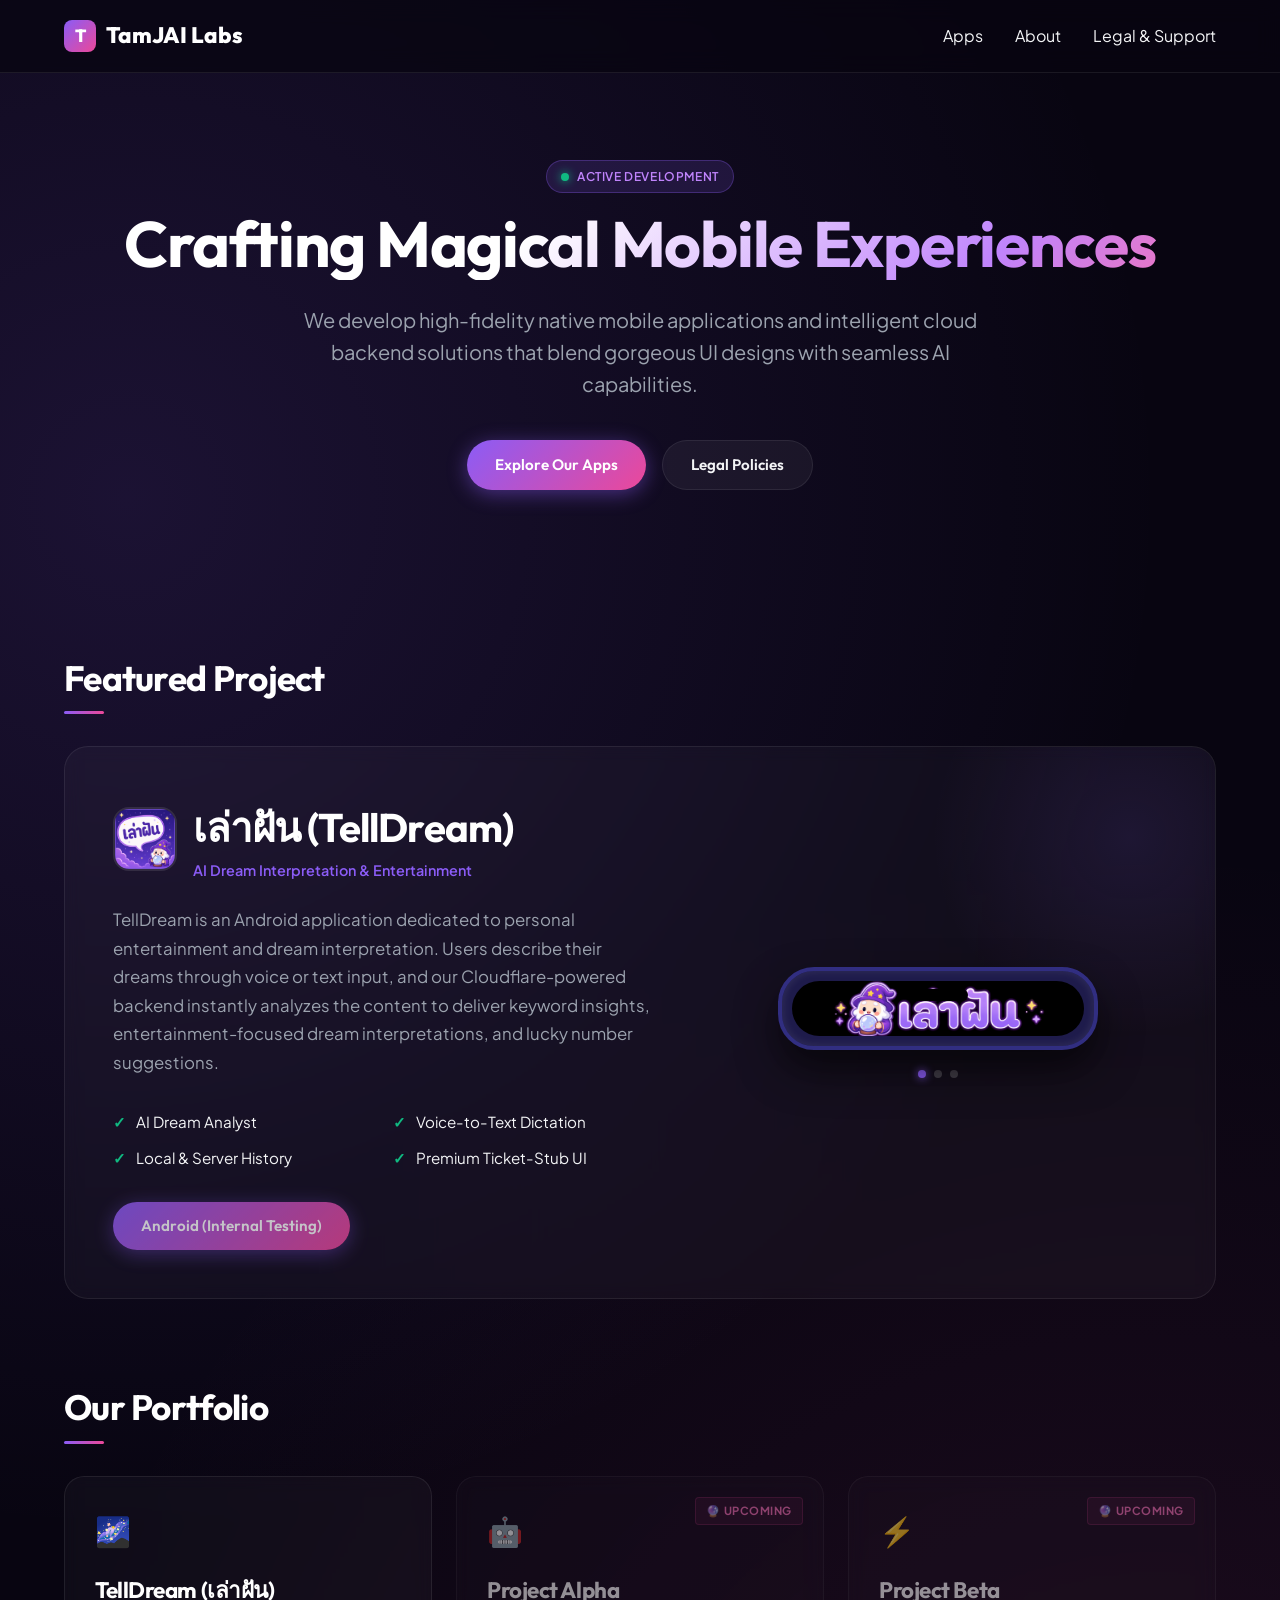
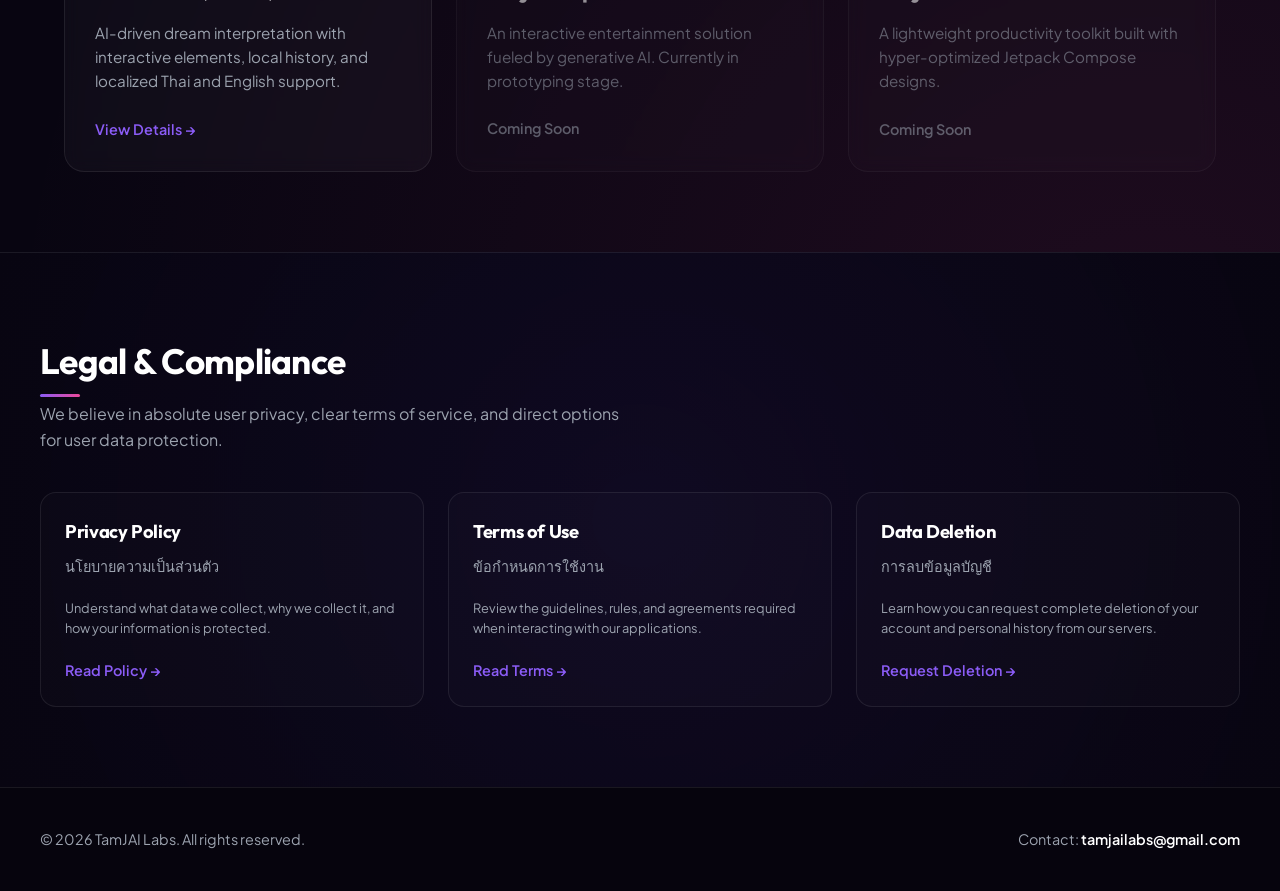
<file: index.html>
<!DOCTYPE html>
<html lang="th">
<head>
  <meta charset="utf-8">
  <meta name="viewport" content="width=device-width, initial-scale=1">
  <title>TamJAI Labs - Premium Mobile Apps & AI Solutions</title>
  <meta name="description" content="TamJAI Labs builds magical, AI-driven native Android apps with premium UX design and highly responsive serverless backend services.">
  
  <!-- SEO Meta Tags -->
  <meta property="og:title" content="TamJAI Labs - Premium Mobile Apps & AI Solutions">
  <meta property="og:description" content="Developing magical, AI-driven mobile entertainment apps with state-of-the-art Jetpack Compose UI.">
  <meta property="og:type" content="website">
  <meta property="og:url" content="https://tamjailabs.github.io/">
  
  <!-- Fonts & Icons -->
  <link rel="preconnect" href="https://fonts.googleapis.com">
  <link rel="preconnect" href="https://fonts.gstatic.com" crossorigin>
  <link href="https://fonts.googleapis.com/css2?family=Outfit:wght@300;400;500;600;700;800&family=Plus+Jakarta+Sans:wght@300;400;500;600;700;800&display=swap" rel="stylesheet">
  
  <!-- Stylesheet -->
  <link rel="stylesheet" href="css/style.css">
  
  <!-- Web Components -->
  <script src="components/Navbar.js" defer></script>
  <script src="components/Hero.js" defer></script>
  <script src="components/Showcase.js" defer></script>
  <script src="components/Portfolio.js" defer></script>
  <script src="components/Legal.js" defer></script>
  <script src="components/Footer.js" defer></script>
</head>
<body>

  <!-- Web Components Layout -->
  <tamjai-navbar></tamjai-navbar>
  <tamjai-hero></tamjai-hero>
  <tamjai-showcase></tamjai-showcase>
  <tamjai-portfolio></tamjai-portfolio>
  <tamjai-legal></tamjai-legal>
  <tamjai-footer></tamjai-footer>

</body>
</html>
</file>
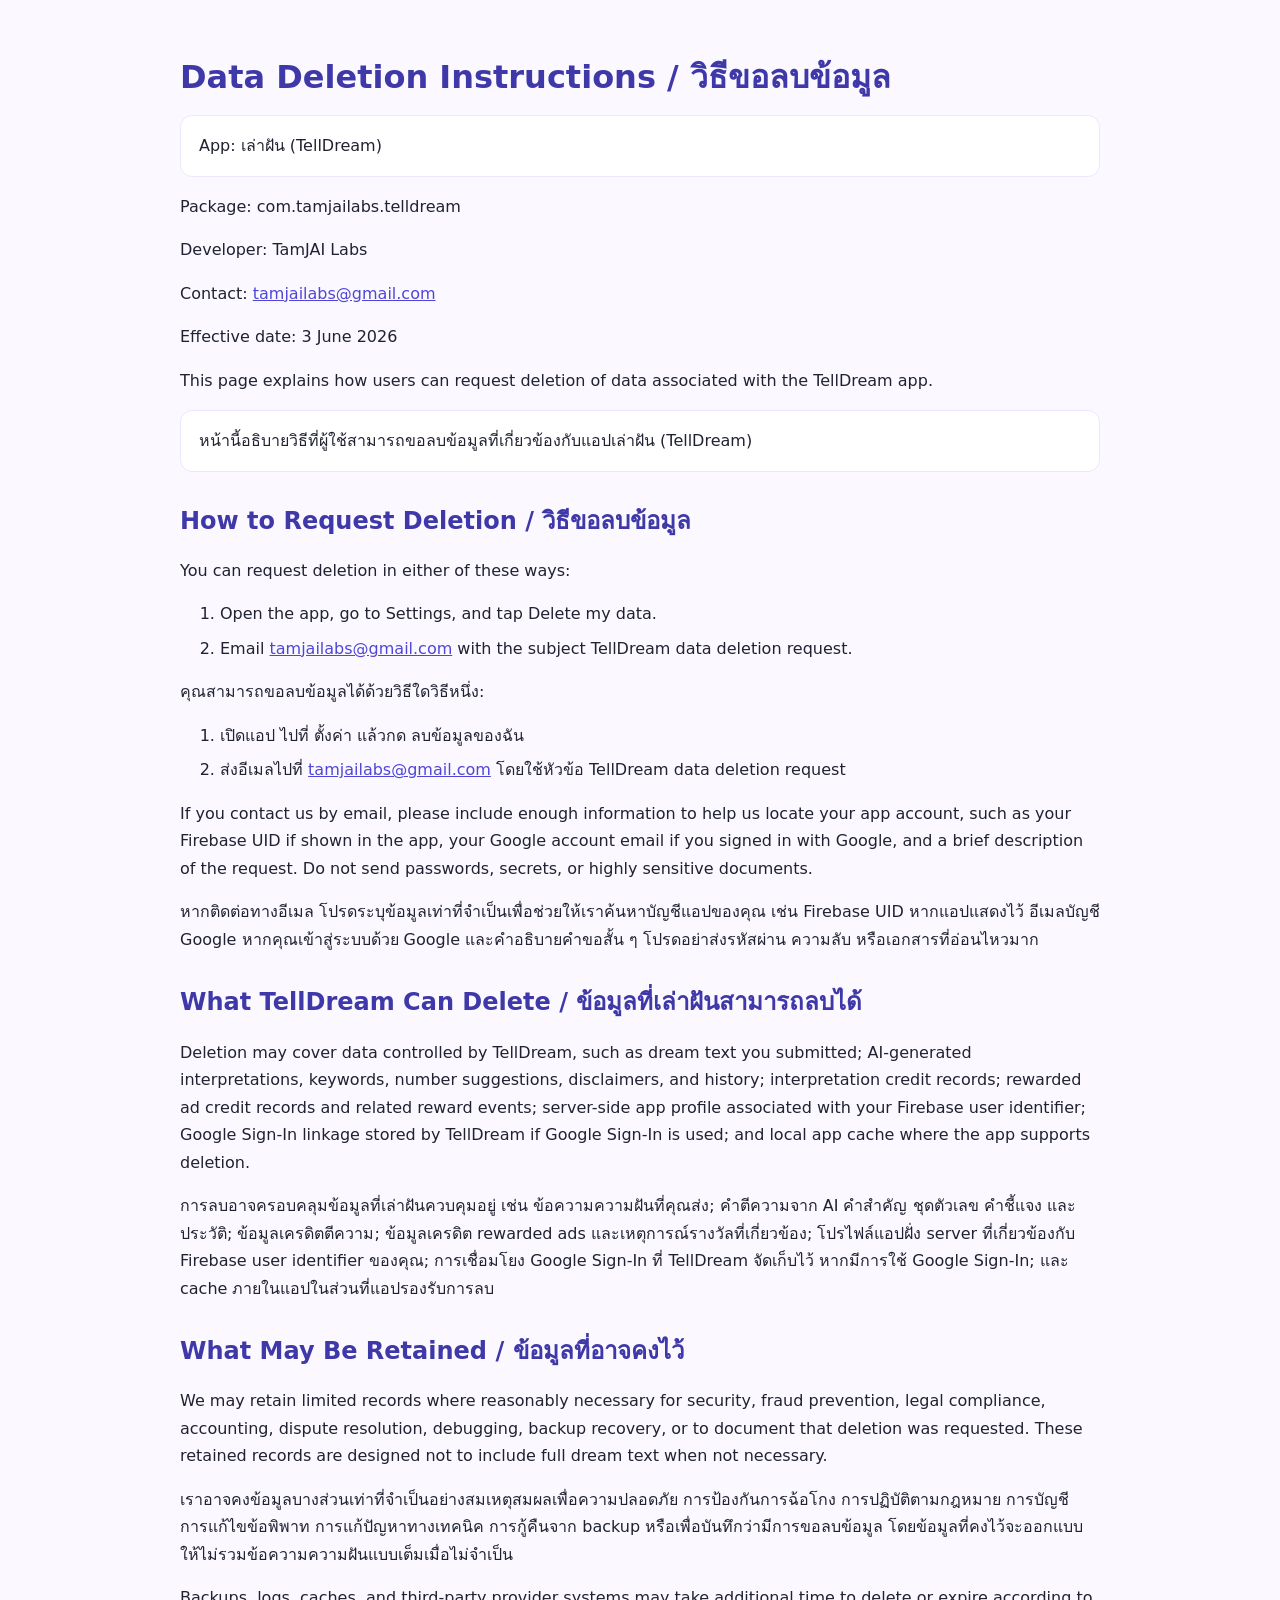
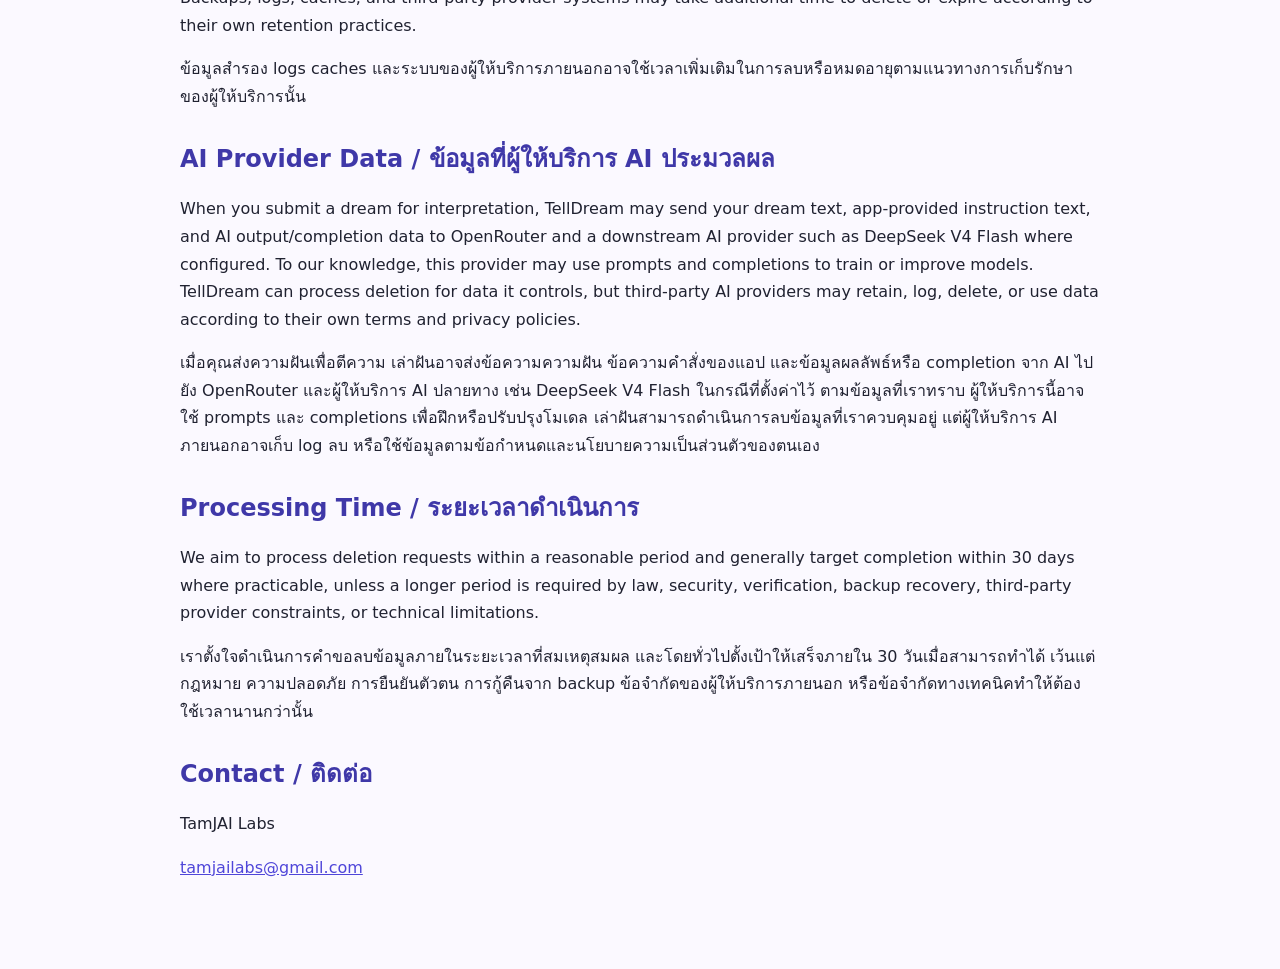
<file: delete-data.html>
<!doctype html>
<html lang="th">
<head>
  <meta charset="utf-8">
  <meta name="viewport" content="width=device-width, initial-scale=1">
  <title>Data Deletion Instructions / วิธีขอลบข้อมูล - เล่าฝัน (TellDream)</title>
  <style>
    body { font-family: system-ui, -apple-system, BlinkMacSystemFont, "Segoe UI", sans-serif; line-height: 1.72; color: #202231; background: #fbf9ff; margin: 0; }
    main { max-width: 920px; margin: 0 auto; padding: 36px 20px 72px; }
    h1, h2 { color: #3f38a8; line-height: 1.3; }
    h1 { margin-bottom: 8px; }
    h2 { margin-top: 34px; }
    a { color: #4f46d9; }
    p, li { font-size: 16px; }
    main > p:nth-of-type(1), main > p:nth-of-type(7) { background: #fff; border: 1px solid #ebe7ff; border-radius: 12px; padding: 16px 18px; }
    li { margin: 7px 0; }
  </style>
</head>
<body>
<main>
<h1>Data Deletion Instructions / วิธีขอลบข้อมูล</h1>
<p>App: เล่าฝัน (TellDream)</p>
<p>Package: com.tamjailabs.telldream</p>
<p>Developer: TamJAI Labs</p>
<p>Contact: <a href="mailto:tamjailabs@gmail.com">tamjailabs@gmail.com</a></p>
<p>Effective date: 3 June 2026</p>
<p>This page explains how users can request deletion of data associated with the TellDream app.</p>
<p>หน้านี้อธิบายวิธีที่ผู้ใช้สามารถขอลบข้อมูลที่เกี่ยวข้องกับแอปเล่าฝัน (TellDream)</p>
<h2>How to Request Deletion / วิธีขอลบข้อมูล</h2>
<p>You can request deletion in either of these ways:</p>
<ol>
<li>Open the app, go to Settings, and tap Delete my data.</li>
<li>Email <a href="mailto:tamjailabs@gmail.com">tamjailabs@gmail.com</a> with the subject TellDream data deletion request.</li>
</ol>
<p>คุณสามารถขอลบข้อมูลได้ด้วยวิธีใดวิธีหนึ่ง:</p>
<ol>
<li>เปิดแอป ไปที่ ตั้งค่า แล้วกด ลบข้อมูลของฉัน</li>
<li>ส่งอีเมลไปที่ <a href="mailto:tamjailabs@gmail.com">tamjailabs@gmail.com</a> โดยใช้หัวข้อ TellDream data deletion request</li>
</ol>
<p>If you contact us by email, please include enough information to help us locate your app account, such as your Firebase UID if shown in the app, your Google account email if you signed in with Google, and a brief description of the request. Do not send passwords, secrets, or highly sensitive documents.</p>
<p>หากติดต่อทางอีเมล โปรดระบุข้อมูลเท่าที่จำเป็นเพื่อช่วยให้เราค้นหาบัญชีแอปของคุณ เช่น Firebase UID หากแอปแสดงไว้ อีเมลบัญชี Google หากคุณเข้าสู่ระบบด้วย Google และคำอธิบายคำขอสั้น ๆ โปรดอย่าส่งรหัสผ่าน ความลับ หรือเอกสารที่อ่อนไหวมาก</p>
<h2>What TellDream Can Delete / ข้อมูลที่เล่าฝันสามารถลบได้</h2>
<p>Deletion may cover data controlled by TellDream, such as dream text you submitted; AI-generated interpretations, keywords, number suggestions, disclaimers, and history; interpretation credit records; rewarded ad credit records and related reward events; server-side app profile associated with your Firebase user identifier; Google Sign-In linkage stored by TellDream if Google Sign-In is used; and local app cache where the app supports deletion.</p>
<p>การลบอาจครอบคลุมข้อมูลที่เล่าฝันควบคุมอยู่ เช่น ข้อความความฝันที่คุณส่ง; คำตีความจาก AI คำสำคัญ ชุดตัวเลข คำชี้แจง และประวัติ; ข้อมูลเครดิตตีความ; ข้อมูลเครดิต rewarded ads และเหตุการณ์รางวัลที่เกี่ยวข้อง; โปรไฟล์แอปฝั่ง server ที่เกี่ยวข้องกับ Firebase user identifier ของคุณ; การเชื่อมโยง Google Sign-In ที่ TellDream จัดเก็บไว้ หากมีการใช้ Google Sign-In; และ cache ภายในแอปในส่วนที่แอปรองรับการลบ</p>
<h2>What May Be Retained / ข้อมูลที่อาจคงไว้</h2>
<p>We may retain limited records where reasonably necessary for security, fraud prevention, legal compliance, accounting, dispute resolution, debugging, backup recovery, or to document that deletion was requested. These retained records are designed not to include full dream text when not necessary.</p>
<p>เราอาจคงข้อมูลบางส่วนเท่าที่จำเป็นอย่างสมเหตุสมผลเพื่อความปลอดภัย การป้องกันการฉ้อโกง การปฏิบัติตามกฎหมาย การบัญชี การแก้ไขข้อพิพาท การแก้ปัญหาทางเทคนิค การกู้คืนจาก backup หรือเพื่อบันทึกว่ามีการขอลบข้อมูล โดยข้อมูลที่คงไว้จะออกแบบให้ไม่รวมข้อความความฝันแบบเต็มเมื่อไม่จำเป็น</p>
<p>Backups, logs, caches, and third-party provider systems may take additional time to delete or expire according to their own retention practices.</p>
<p>ข้อมูลสำรอง logs caches และระบบของผู้ให้บริการภายนอกอาจใช้เวลาเพิ่มเติมในการลบหรือหมดอายุตามแนวทางการเก็บรักษาของผู้ให้บริการนั้น</p>
<h2>AI Provider Data / ข้อมูลที่ผู้ให้บริการ AI ประมวลผล</h2>
<p>When you submit a dream for interpretation, TellDream may send your dream text, app-provided instruction text, and AI output/completion data to OpenRouter and a downstream AI provider such as DeepSeek V4 Flash where configured. To our knowledge, this provider may use prompts and completions to train or improve models. TellDream can process deletion for data it controls, but third-party AI providers may retain, log, delete, or use data according to their own terms and privacy policies.</p>
<p>เมื่อคุณส่งความฝันเพื่อตีความ เล่าฝันอาจส่งข้อความความฝัน ข้อความคำสั่งของแอป และข้อมูลผลลัพธ์หรือ completion จาก AI ไปยัง OpenRouter และผู้ให้บริการ AI ปลายทาง เช่น DeepSeek V4 Flash ในกรณีที่ตั้งค่าไว้ ตามข้อมูลที่เราทราบ ผู้ให้บริการนี้อาจใช้ prompts และ completions เพื่อฝึกหรือปรับปรุงโมเดล เล่าฝันสามารถดำเนินการลบข้อมูลที่เราควบคุมอยู่ แต่ผู้ให้บริการ AI ภายนอกอาจเก็บ log ลบ หรือใช้ข้อมูลตามข้อกำหนดและนโยบายความเป็นส่วนตัวของตนเอง</p>
<h2>Processing Time / ระยะเวลาดำเนินการ</h2>
<p>We aim to process deletion requests within a reasonable period and generally target completion within 30 days where practicable, unless a longer period is required by law, security, verification, backup recovery, third-party provider constraints, or technical limitations.</p>
<p>เราตั้งใจดำเนินการคำขอลบข้อมูลภายในระยะเวลาที่สมเหตุสมผล และโดยทั่วไปตั้งเป้าให้เสร็จภายใน 30 วันเมื่อสามารถทำได้ เว้นแต่กฎหมาย ความปลอดภัย การยืนยันตัวตน การกู้คืนจาก backup ข้อจำกัดของผู้ให้บริการภายนอก หรือข้อจำกัดทางเทคนิคทำให้ต้องใช้เวลานานกว่านั้น</p>
<h2>Contact / ติดต่อ</h2>
<p>TamJAI Labs</p>
<p><a href="mailto:tamjailabs@gmail.com">tamjailabs@gmail.com</a></p>
</main>
</body>
</html>
</file>
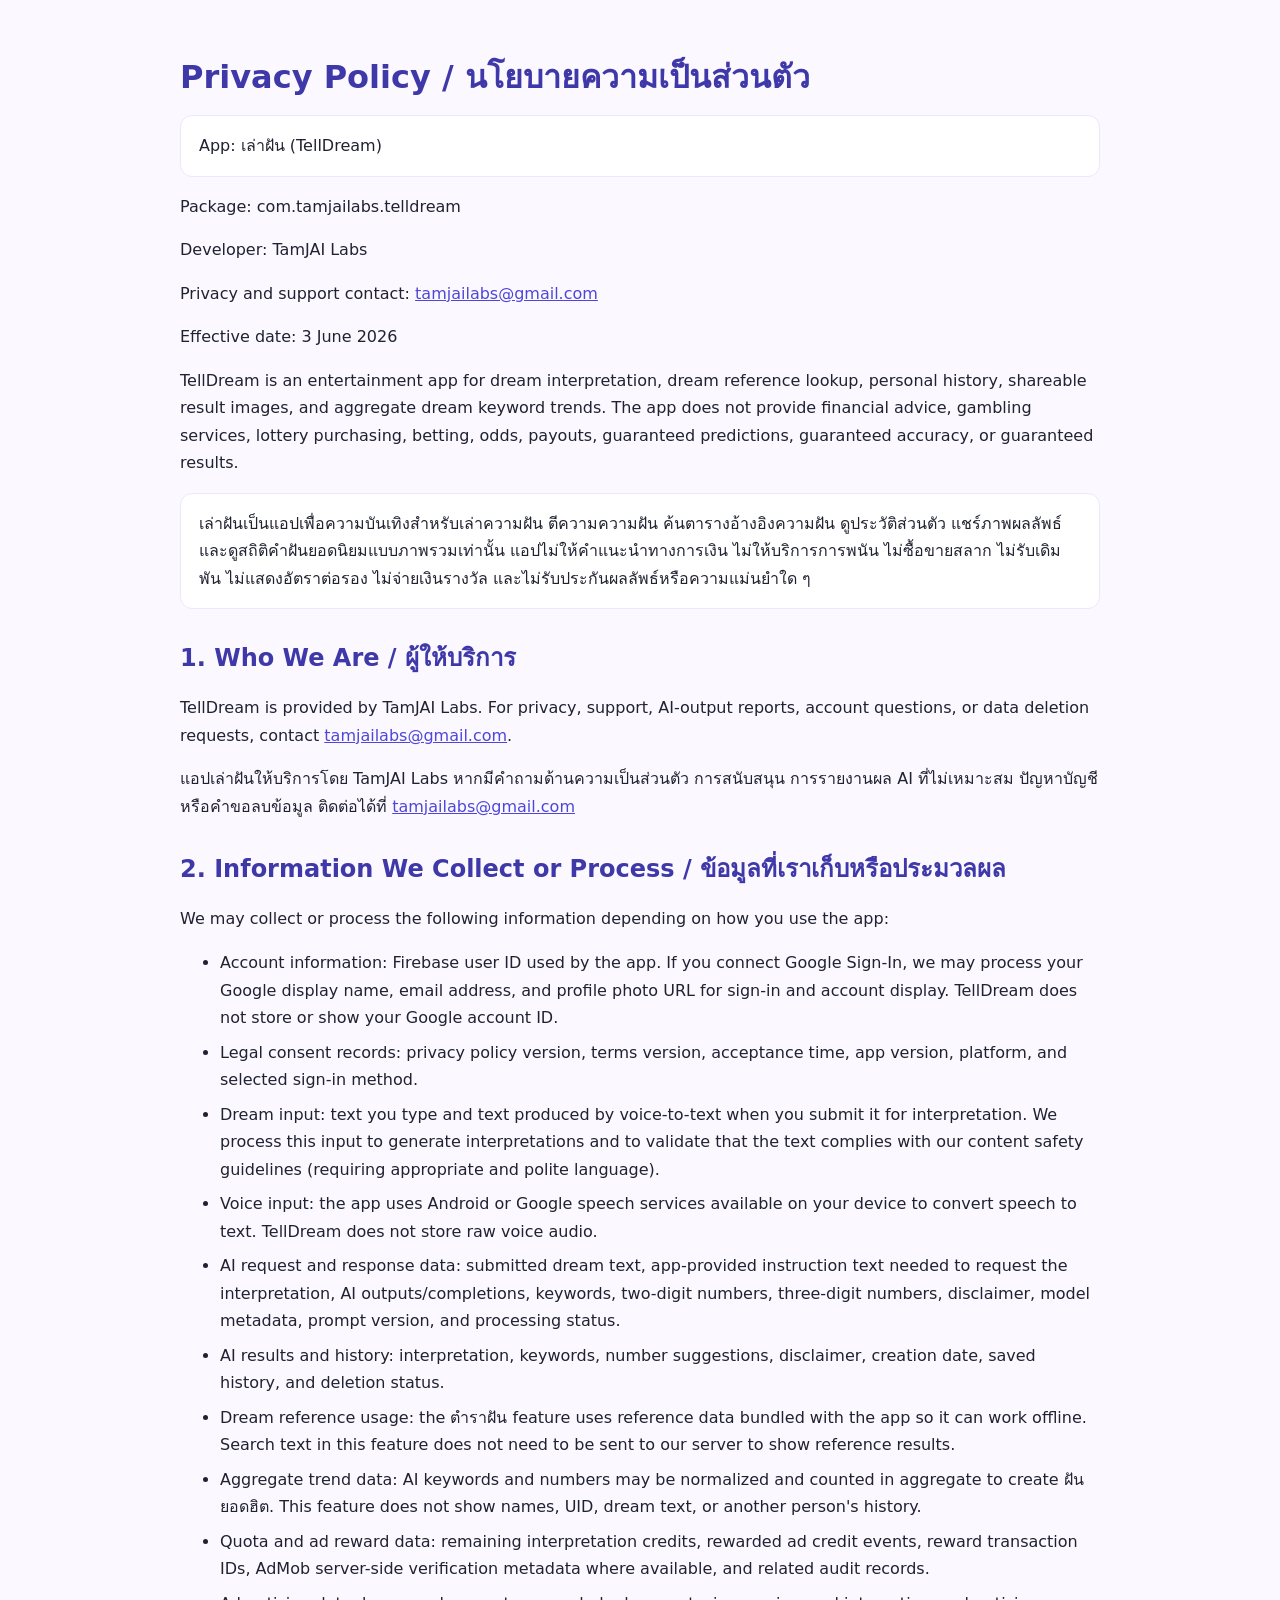
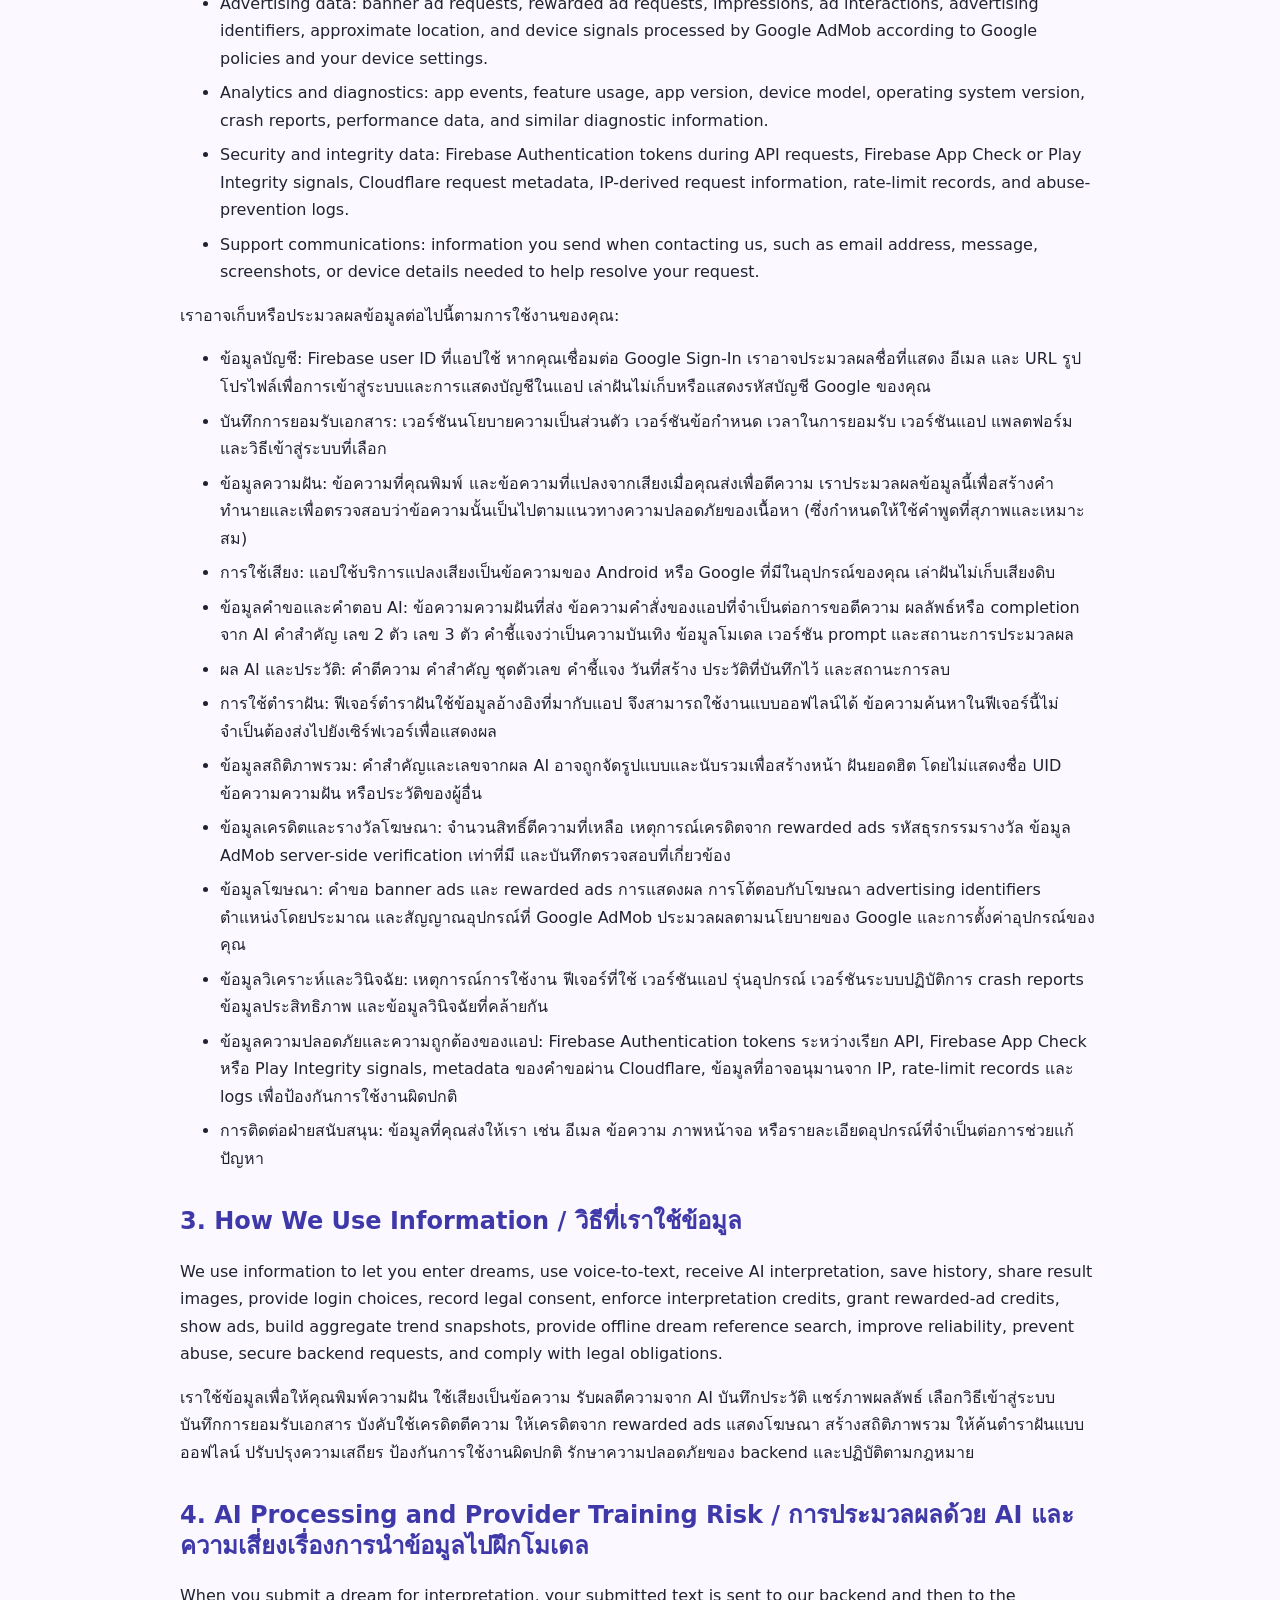
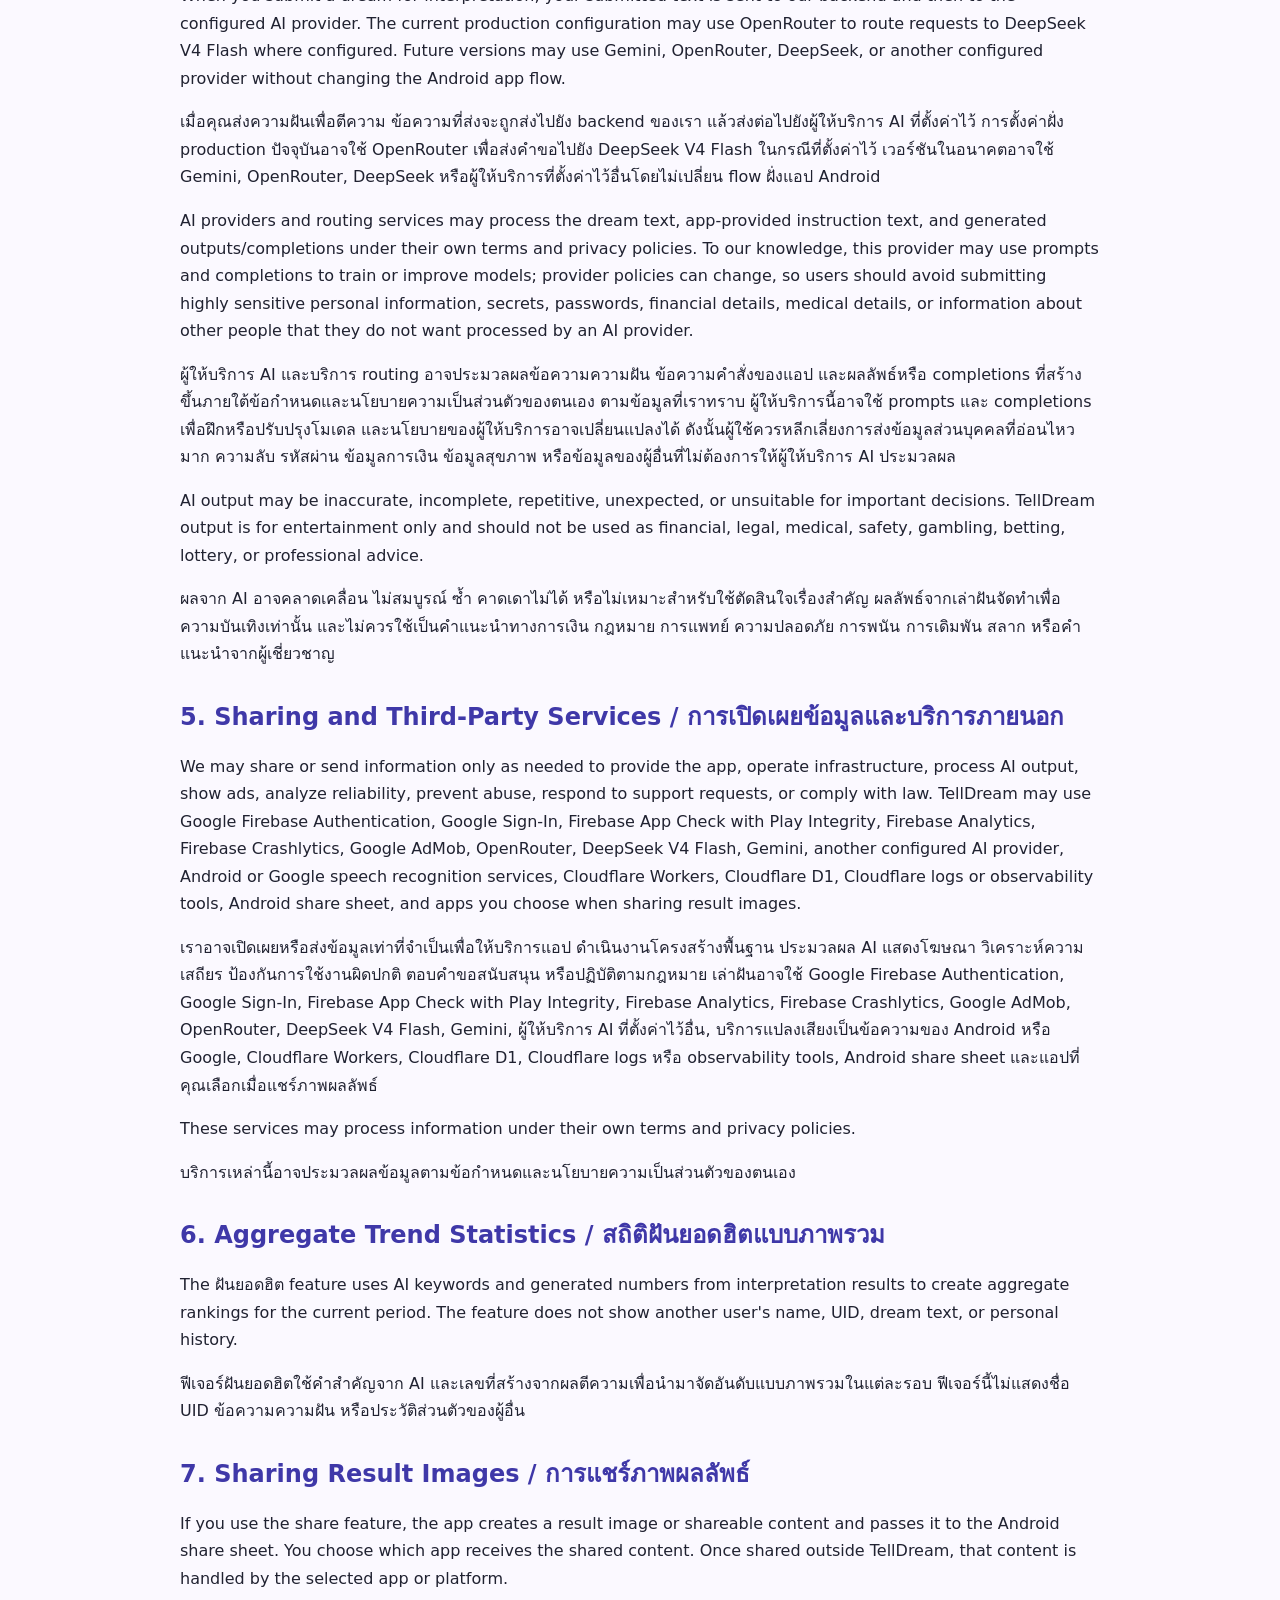
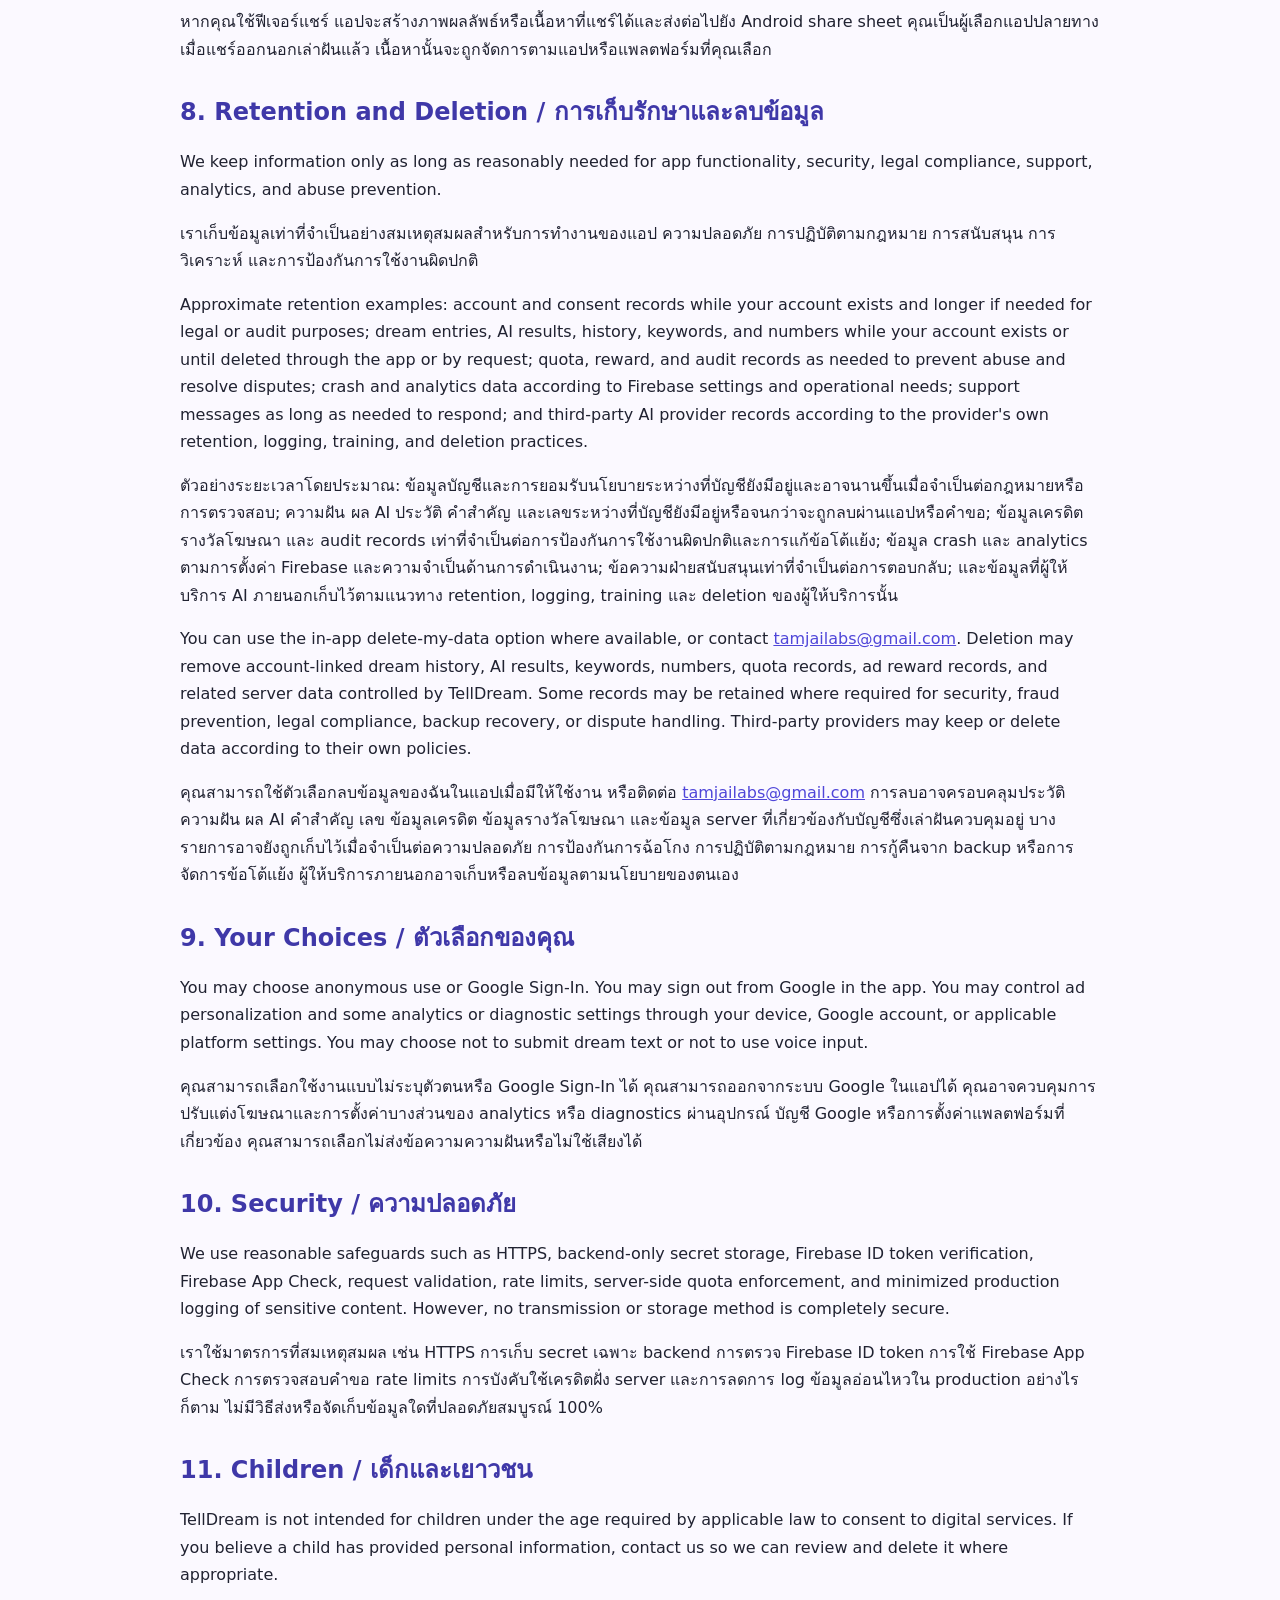
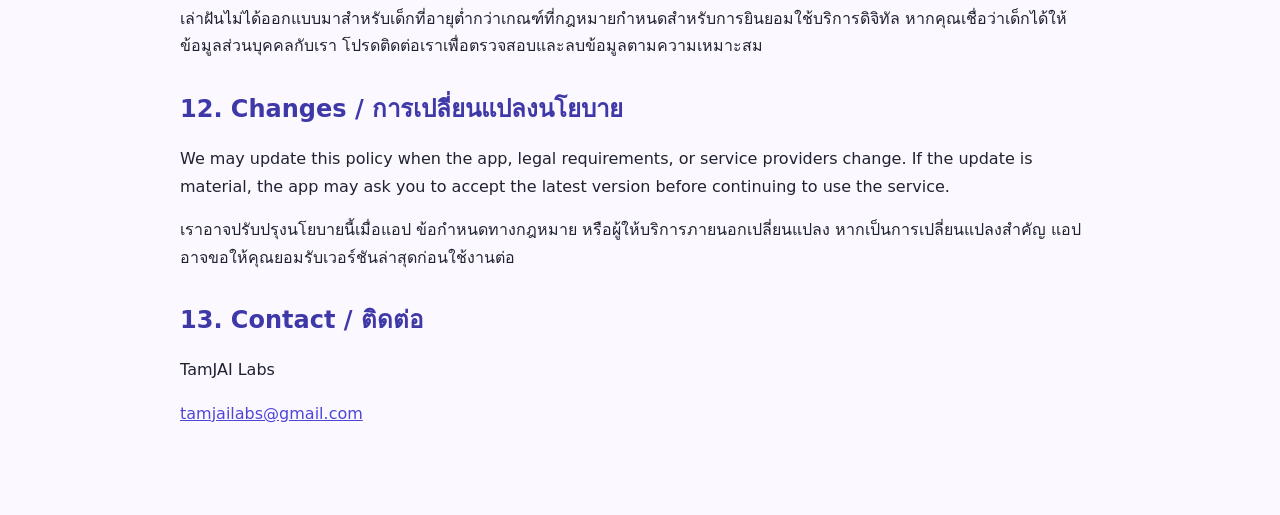
<file: privacy-policy.html>
<!doctype html>
<html lang="th">
<head>
  <meta charset="utf-8">
  <meta name="viewport" content="width=device-width, initial-scale=1">
  <title>Privacy Policy / นโยบายความเป็นส่วนตัว - เล่าฝัน (TellDream)</title>
  <style>
    body { font-family: system-ui, -apple-system, BlinkMacSystemFont, "Segoe UI", sans-serif; line-height: 1.72; color: #202231; background: #fbf9ff; margin: 0; }
    main { max-width: 920px; margin: 0 auto; padding: 36px 20px 72px; }
    h1, h2 { color: #3f38a8; line-height: 1.3; }
    h1 { margin-bottom: 8px; }
    h2 { margin-top: 34px; }
    a { color: #4f46d9; }
    p, li { font-size: 16px; }
    main > p:nth-of-type(1), main > p:nth-of-type(7) { background: #fff; border: 1px solid #ebe7ff; border-radius: 12px; padding: 16px 18px; }
    li { margin: 7px 0; }
  </style>
</head>
<body>
<main>
<h1>Privacy Policy / นโยบายความเป็นส่วนตัว</h1>
<p>App: เล่าฝัน (TellDream)</p>
<p>Package: com.tamjailabs.telldream</p>
<p>Developer: TamJAI Labs</p>
<p>Privacy and support contact: <a href="mailto:tamjailabs@gmail.com">tamjailabs@gmail.com</a></p>
<p>Effective date: 3 June 2026</p>
<p>TellDream is an entertainment app for dream interpretation, dream reference lookup, personal history, shareable result images, and aggregate dream keyword trends. The app does not provide financial advice, gambling services, lottery purchasing, betting, odds, payouts, guaranteed predictions, guaranteed accuracy, or guaranteed results.</p>
<p>เล่าฝันเป็นแอปเพื่อความบันเทิงสำหรับเล่าความฝัน ตีความความฝัน ค้นตารางอ้างอิงความฝัน ดูประวัติส่วนตัว แชร์ภาพผลลัพธ์ และดูสถิติคำฝันยอดนิยมแบบภาพรวมเท่านั้น แอปไม่ให้คำแนะนำทางการเงิน ไม่ให้บริการการพนัน ไม่ซื้อขายสลาก ไม่รับเดิมพัน ไม่แสดงอัตราต่อรอง ไม่จ่ายเงินรางวัล และไม่รับประกันผลลัพธ์หรือความแม่นยำใด ๆ</p>
<h2>1. Who We Are / ผู้ให้บริการ</h2>
<p>TellDream is provided by TamJAI Labs. For privacy, support, AI-output reports, account questions, or data deletion requests, contact <a href="mailto:tamjailabs@gmail.com">tamjailabs@gmail.com</a>.</p>
<p>แอปเล่าฝันให้บริการโดย TamJAI Labs หากมีคำถามด้านความเป็นส่วนตัว การสนับสนุน การรายงานผล AI ที่ไม่เหมาะสม ปัญหาบัญชี หรือคำขอลบข้อมูล ติดต่อได้ที่ <a href="mailto:tamjailabs@gmail.com">tamjailabs@gmail.com</a></p>
<h2>2. Information We Collect or Process / ข้อมูลที่เราเก็บหรือประมวลผล</h2>
<p>We may collect or process the following information depending on how you use the app:</p>
<ul>
<li>Account information: Firebase user ID used by the app. If you connect Google Sign-In, we may process your Google display name, email address, and profile photo URL for sign-in and account display. TellDream does not store or show your Google account ID.</li>
<li>Legal consent records: privacy policy version, terms version, acceptance time, app version, platform, and selected sign-in method.</li>
<li>Dream input: text you type and text produced by voice-to-text when you submit it for interpretation. We process this input to generate interpretations and to validate that the text complies with our content safety guidelines (requiring appropriate and polite language).</li>
<li>Voice input: the app uses Android or Google speech services available on your device to convert speech to text. TellDream does not store raw voice audio.</li>
<li>AI request and response data: submitted dream text, app-provided instruction text needed to request the interpretation, AI outputs/completions, keywords, two-digit numbers, three-digit numbers, disclaimer, model metadata, prompt version, and processing status.</li>
<li>AI results and history: interpretation, keywords, number suggestions, disclaimer, creation date, saved history, and deletion status.</li>
<li>Dream reference usage: the ตำราฝัน feature uses reference data bundled with the app so it can work offline. Search text in this feature does not need to be sent to our server to show reference results.</li>
<li>Aggregate trend data: AI keywords and numbers may be normalized and counted in aggregate to create ฝันยอดฮิต. This feature does not show names, UID, dream text, or another person's history.</li>
<li>Quota and ad reward data: remaining interpretation credits, rewarded ad credit events, reward transaction IDs, AdMob server-side verification metadata where available, and related audit records.</li>
<li>Advertising data: banner ad requests, rewarded ad requests, impressions, ad interactions, advertising identifiers, approximate location, and device signals processed by Google AdMob according to Google policies and your device settings.</li>
<li>Analytics and diagnostics: app events, feature usage, app version, device model, operating system version, crash reports, performance data, and similar diagnostic information.</li>
<li>Security and integrity data: Firebase Authentication tokens during API requests, Firebase App Check or Play Integrity signals, Cloudflare request metadata, IP-derived request information, rate-limit records, and abuse-prevention logs.</li>
<li>Support communications: information you send when contacting us, such as email address, message, screenshots, or device details needed to help resolve your request.</li>
</ul>
<p>เราอาจเก็บหรือประมวลผลข้อมูลต่อไปนี้ตามการใช้งานของคุณ:</p>
<ul>
<li>ข้อมูลบัญชี: Firebase user ID ที่แอปใช้ หากคุณเชื่อมต่อ Google Sign-In เราอาจประมวลผลชื่อที่แสดง อีเมล และ URL รูปโปรไฟล์เพื่อการเข้าสู่ระบบและการแสดงบัญชีในแอป เล่าฝันไม่เก็บหรือแสดงรหัสบัญชี Google ของคุณ</li>
<li>บันทึกการยอมรับเอกสาร: เวอร์ชันนโยบายความเป็นส่วนตัว เวอร์ชันข้อกำหนด เวลาในการยอมรับ เวอร์ชันแอป แพลตฟอร์ม และวิธีเข้าสู่ระบบที่เลือก</li>
<li>ข้อมูลความฝัน: ข้อความที่คุณพิมพ์ และข้อความที่แปลงจากเสียงเมื่อคุณส่งเพื่อตีความ เราประมวลผลข้อมูลนี้เพื่อสร้างคำทำนายและเพื่อตรวจสอบว่าข้อความนั้นเป็นไปตามแนวทางความปลอดภัยของเนื้อหา (ซึ่งกำหนดให้ใช้คำพูดที่สุภาพและเหมาะสม)</li>
<li>การใช้เสียง: แอปใช้บริการแปลงเสียงเป็นข้อความของ Android หรือ Google ที่มีในอุปกรณ์ของคุณ เล่าฝันไม่เก็บเสียงดิบ</li>
<li>ข้อมูลคำขอและคำตอบ AI: ข้อความความฝันที่ส่ง ข้อความคำสั่งของแอปที่จำเป็นต่อการขอตีความ ผลลัพธ์หรือ completion จาก AI คำสำคัญ เลข 2 ตัว เลข 3 ตัว คำชี้แจงว่าเป็นความบันเทิง ข้อมูลโมเดล เวอร์ชัน prompt และสถานะการประมวลผล</li>
<li>ผล AI และประวัติ: คำตีความ คำสำคัญ ชุดตัวเลข คำชี้แจง วันที่สร้าง ประวัติที่บันทึกไว้ และสถานะการลบ</li>
<li>การใช้ตำราฝัน: ฟีเจอร์ตำราฝันใช้ข้อมูลอ้างอิงที่มากับแอป จึงสามารถใช้งานแบบออฟไลน์ได้ ข้อความค้นหาในฟีเจอร์นี้ไม่จำเป็นต้องส่งไปยังเซิร์ฟเวอร์เพื่อแสดงผล</li>
<li>ข้อมูลสถิติภาพรวม: คำสำคัญและเลขจากผล AI อาจถูกจัดรูปแบบและนับรวมเพื่อสร้างหน้า ฝันยอดฮิต โดยไม่แสดงชื่อ UID ข้อความความฝัน หรือประวัติของผู้อื่น</li>
<li>ข้อมูลเครดิตและรางวัลโฆษณา: จำนวนสิทธิ์ตีความที่เหลือ เหตุการณ์เครดิตจาก rewarded ads รหัสธุรกรรมรางวัล ข้อมูล AdMob server-side verification เท่าที่มี และบันทึกตรวจสอบที่เกี่ยวข้อง</li>
<li>ข้อมูลโฆษณา: คำขอ banner ads และ rewarded ads การแสดงผล การโต้ตอบกับโฆษณา advertising identifiers ตำแหน่งโดยประมาณ และสัญญาณอุปกรณ์ที่ Google AdMob ประมวลผลตามนโยบายของ Google และการตั้งค่าอุปกรณ์ของคุณ</li>
<li>ข้อมูลวิเคราะห์และวินิจฉัย: เหตุการณ์การใช้งาน ฟีเจอร์ที่ใช้ เวอร์ชันแอป รุ่นอุปกรณ์ เวอร์ชันระบบปฏิบัติการ crash reports ข้อมูลประสิทธิภาพ และข้อมูลวินิจฉัยที่คล้ายกัน</li>
<li>ข้อมูลความปลอดภัยและความถูกต้องของแอป: Firebase Authentication tokens ระหว่างเรียก API, Firebase App Check หรือ Play Integrity signals, metadata ของคำขอผ่าน Cloudflare, ข้อมูลที่อาจอนุมานจาก IP, rate-limit records และ logs เพื่อป้องกันการใช้งานผิดปกติ</li>
<li>การติดต่อฝ่ายสนับสนุน: ข้อมูลที่คุณส่งให้เรา เช่น อีเมล ข้อความ ภาพหน้าจอ หรือรายละเอียดอุปกรณ์ที่จำเป็นต่อการช่วยแก้ปัญหา</li>
</ul>
<h2>3. How We Use Information / วิธีที่เราใช้ข้อมูล</h2>
<p>We use information to let you enter dreams, use voice-to-text, receive AI interpretation, save history, share result images, provide login choices, record legal consent, enforce interpretation credits, grant rewarded-ad credits, show ads, build aggregate trend snapshots, provide offline dream reference search, improve reliability, prevent abuse, secure backend requests, and comply with legal obligations.</p>
<p>เราใช้ข้อมูลเพื่อให้คุณพิมพ์ความฝัน ใช้เสียงเป็นข้อความ รับผลตีความจาก AI บันทึกประวัติ แชร์ภาพผลลัพธ์ เลือกวิธีเข้าสู่ระบบ บันทึกการยอมรับเอกสาร บังคับใช้เครดิตตีความ ให้เครดิตจาก rewarded ads แสดงโฆษณา สร้างสถิติภาพรวม ให้ค้นตำราฝันแบบออฟไลน์ ปรับปรุงความเสถียร ป้องกันการใช้งานผิดปกติ รักษาความปลอดภัยของ backend และปฏิบัติตามกฎหมาย</p>
<h2>4. AI Processing and Provider Training Risk / การประมวลผลด้วย AI และความเสี่ยงเรื่องการนำข้อมูลไปฝึกโมเดล</h2>
<p>When you submit a dream for interpretation, your submitted text is sent to our backend and then to the configured AI provider. The current production configuration may use OpenRouter to route requests to DeepSeek V4 Flash where configured. Future versions may use Gemini, OpenRouter, DeepSeek, or another configured provider without changing the Android app flow.</p>
<p>เมื่อคุณส่งความฝันเพื่อตีความ ข้อความที่ส่งจะถูกส่งไปยัง backend ของเรา แล้วส่งต่อไปยังผู้ให้บริการ AI ที่ตั้งค่าไว้ การตั้งค่าฝั่ง production ปัจจุบันอาจใช้ OpenRouter เพื่อส่งคำขอไปยัง DeepSeek V4 Flash ในกรณีที่ตั้งค่าไว้ เวอร์ชันในอนาคตอาจใช้ Gemini, OpenRouter, DeepSeek หรือผู้ให้บริการที่ตั้งค่าไว้อื่นโดยไม่เปลี่ยน flow ฝั่งแอป Android</p>
<p>AI providers and routing services may process the dream text, app-provided instruction text, and generated outputs/completions under their own terms and privacy policies. To our knowledge, this provider may use prompts and completions to train or improve models; provider policies can change, so users should avoid submitting highly sensitive personal information, secrets, passwords, financial details, medical details, or information about other people that they do not want processed by an AI provider.</p>
<p>ผู้ให้บริการ AI และบริการ routing อาจประมวลผลข้อความความฝัน ข้อความคำสั่งของแอป และผลลัพธ์หรือ completions ที่สร้างขึ้นภายใต้ข้อกำหนดและนโยบายความเป็นส่วนตัวของตนเอง ตามข้อมูลที่เราทราบ ผู้ให้บริการนี้อาจใช้ prompts และ completions เพื่อฝึกหรือปรับปรุงโมเดล และนโยบายของผู้ให้บริการอาจเปลี่ยนแปลงได้ ดังนั้นผู้ใช้ควรหลีกเลี่ยงการส่งข้อมูลส่วนบุคคลที่อ่อนไหวมาก ความลับ รหัสผ่าน ข้อมูลการเงิน ข้อมูลสุขภาพ หรือข้อมูลของผู้อื่นที่ไม่ต้องการให้ผู้ให้บริการ AI ประมวลผล</p>
<p>AI output may be inaccurate, incomplete, repetitive, unexpected, or unsuitable for important decisions. TellDream output is for entertainment only and should not be used as financial, legal, medical, safety, gambling, betting, lottery, or professional advice.</p>
<p>ผลจาก AI อาจคลาดเคลื่อน ไม่สมบูรณ์ ซ้ำ คาดเดาไม่ได้ หรือไม่เหมาะสำหรับใช้ตัดสินใจเรื่องสำคัญ ผลลัพธ์จากเล่าฝันจัดทำเพื่อความบันเทิงเท่านั้น และไม่ควรใช้เป็นคำแนะนำทางการเงิน กฎหมาย การแพทย์ ความปลอดภัย การพนัน การเดิมพัน สลาก หรือคำแนะนำจากผู้เชี่ยวชาญ</p>
<h2>5. Sharing and Third-Party Services / การเปิดเผยข้อมูลและบริการภายนอก</h2>
<p>We may share or send information only as needed to provide the app, operate infrastructure, process AI output, show ads, analyze reliability, prevent abuse, respond to support requests, or comply with law. TellDream may use Google Firebase Authentication, Google Sign-In, Firebase App Check with Play Integrity, Firebase Analytics, Firebase Crashlytics, Google AdMob, OpenRouter, DeepSeek V4 Flash, Gemini, another configured AI provider, Android or Google speech recognition services, Cloudflare Workers, Cloudflare D1, Cloudflare logs or observability tools, Android share sheet, and apps you choose when sharing result images.</p>
<p>เราอาจเปิดเผยหรือส่งข้อมูลเท่าที่จำเป็นเพื่อให้บริการแอป ดำเนินงานโครงสร้างพื้นฐาน ประมวลผล AI แสดงโฆษณา วิเคราะห์ความเสถียร ป้องกันการใช้งานผิดปกติ ตอบคำขอสนับสนุน หรือปฏิบัติตามกฎหมาย เล่าฝันอาจใช้ Google Firebase Authentication, Google Sign-In, Firebase App Check with Play Integrity, Firebase Analytics, Firebase Crashlytics, Google AdMob, OpenRouter, DeepSeek V4 Flash, Gemini, ผู้ให้บริการ AI ที่ตั้งค่าไว้อื่น, บริการแปลงเสียงเป็นข้อความของ Android หรือ Google, Cloudflare Workers, Cloudflare D1, Cloudflare logs หรือ observability tools, Android share sheet และแอปที่คุณเลือกเมื่อแชร์ภาพผลลัพธ์</p>
<p>These services may process information under their own terms and privacy policies.</p>
<p>บริการเหล่านี้อาจประมวลผลข้อมูลตามข้อกำหนดและนโยบายความเป็นส่วนตัวของตนเอง</p>
<h2>6. Aggregate Trend Statistics / สถิติฝันยอดฮิตแบบภาพรวม</h2>
<p>The ฝันยอดฮิต feature uses AI keywords and generated numbers from interpretation results to create aggregate rankings for the current period. The feature does not show another user's name, UID, dream text, or personal history.</p>
<p>ฟีเจอร์ฝันยอดฮิตใช้คำสำคัญจาก AI และเลขที่สร้างจากผลตีความเพื่อนำมาจัดอันดับแบบภาพรวมในแต่ละรอบ ฟีเจอร์นี้ไม่แสดงชื่อ UID ข้อความความฝัน หรือประวัติส่วนตัวของผู้อื่น</p>
<h2>7. Sharing Result Images / การแชร์ภาพผลลัพธ์</h2>
<p>If you use the share feature, the app creates a result image or shareable content and passes it to the Android share sheet. You choose which app receives the shared content. Once shared outside TellDream, that content is handled by the selected app or platform.</p>
<p>หากคุณใช้ฟีเจอร์แชร์ แอปจะสร้างภาพผลลัพธ์หรือเนื้อหาที่แชร์ได้และส่งต่อไปยัง Android share sheet คุณเป็นผู้เลือกแอปปลายทาง เมื่อแชร์ออกนอกเล่าฝันแล้ว เนื้อหานั้นจะถูกจัดการตามแอปหรือแพลตฟอร์มที่คุณเลือก</p>
<h2>8. Retention and Deletion / การเก็บรักษาและลบข้อมูล</h2>
<p>We keep information only as long as reasonably needed for app functionality, security, legal compliance, support, analytics, and abuse prevention.</p>
<p>เราเก็บข้อมูลเท่าที่จำเป็นอย่างสมเหตุสมผลสำหรับการทำงานของแอป ความปลอดภัย การปฏิบัติตามกฎหมาย การสนับสนุน การวิเคราะห์ และการป้องกันการใช้งานผิดปกติ</p>
<p>Approximate retention examples: account and consent records while your account exists and longer if needed for legal or audit purposes; dream entries, AI results, history, keywords, and numbers while your account exists or until deleted through the app or by request; quota, reward, and audit records as needed to prevent abuse and resolve disputes; crash and analytics data according to Firebase settings and operational needs; support messages as long as needed to respond; and third-party AI provider records according to the provider's own retention, logging, training, and deletion practices.</p>
<p>ตัวอย่างระยะเวลาโดยประมาณ: ข้อมูลบัญชีและการยอมรับนโยบายระหว่างที่บัญชียังมีอยู่และอาจนานขึ้นเมื่อจำเป็นต่อกฎหมายหรือการตรวจสอบ; ความฝัน ผล AI ประวัติ คำสำคัญ และเลขระหว่างที่บัญชียังมีอยู่หรือจนกว่าจะถูกลบผ่านแอปหรือคำขอ; ข้อมูลเครดิต รางวัลโฆษณา และ audit records เท่าที่จำเป็นต่อการป้องกันการใช้งานผิดปกติและการแก้ข้อโต้แย้ง; ข้อมูล crash และ analytics ตามการตั้งค่า Firebase และความจำเป็นด้านการดำเนินงาน; ข้อความฝ่ายสนับสนุนเท่าที่จำเป็นต่อการตอบกลับ; และข้อมูลที่ผู้ให้บริการ AI ภายนอกเก็บไว้ตามแนวทาง retention, logging, training และ deletion ของผู้ให้บริการนั้น</p>
<p>You can use the in-app delete-my-data option where available, or contact <a href="mailto:tamjailabs@gmail.com">tamjailabs@gmail.com</a>. Deletion may remove account-linked dream history, AI results, keywords, numbers, quota records, ad reward records, and related server data controlled by TellDream. Some records may be retained where required for security, fraud prevention, legal compliance, backup recovery, or dispute handling. Third-party providers may keep or delete data according to their own policies.</p>
<p>คุณสามารถใช้ตัวเลือกลบข้อมูลของฉันในแอปเมื่อมีให้ใช้งาน หรือติดต่อ <a href="mailto:tamjailabs@gmail.com">tamjailabs@gmail.com</a> การลบอาจครอบคลุมประวัติความฝัน ผล AI คำสำคัญ เลข ข้อมูลเครดิต ข้อมูลรางวัลโฆษณา และข้อมูล server ที่เกี่ยวข้องกับบัญชีซึ่งเล่าฝันควบคุมอยู่ บางรายการอาจยังถูกเก็บไว้เมื่อจำเป็นต่อความปลอดภัย การป้องกันการฉ้อโกง การปฏิบัติตามกฎหมาย การกู้คืนจาก backup หรือการจัดการข้อโต้แย้ง ผู้ให้บริการภายนอกอาจเก็บหรือลบข้อมูลตามนโยบายของตนเอง</p>
<h2>9. Your Choices / ตัวเลือกของคุณ</h2>
<p>You may choose anonymous use or Google Sign-In. You may sign out from Google in the app. You may control ad personalization and some analytics or diagnostic settings through your device, Google account, or applicable platform settings. You may choose not to submit dream text or not to use voice input.</p>
<p>คุณสามารถเลือกใช้งานแบบไม่ระบุตัวตนหรือ Google Sign-In ได้ คุณสามารถออกจากระบบ Google ในแอปได้ คุณอาจควบคุมการปรับแต่งโฆษณาและการตั้งค่าบางส่วนของ analytics หรือ diagnostics ผ่านอุปกรณ์ บัญชี Google หรือการตั้งค่าแพลตฟอร์มที่เกี่ยวข้อง คุณสามารถเลือกไม่ส่งข้อความความฝันหรือไม่ใช้เสียงได้</p>
<h2>10. Security / ความปลอดภัย</h2>
<p>We use reasonable safeguards such as HTTPS, backend-only secret storage, Firebase ID token verification, Firebase App Check, request validation, rate limits, server-side quota enforcement, and minimized production logging of sensitive content. However, no transmission or storage method is completely secure.</p>
<p>เราใช้มาตรการที่สมเหตุสมผล เช่น HTTPS การเก็บ secret เฉพาะ backend การตรวจ Firebase ID token การใช้ Firebase App Check การตรวจสอบคำขอ rate limits การบังคับใช้เครดิตฝั่ง server และการลดการ log ข้อมูลอ่อนไหวใน production อย่างไรก็ตาม ไม่มีวิธีส่งหรือจัดเก็บข้อมูลใดที่ปลอดภัยสมบูรณ์ 100%</p>
<h2>11. Children / เด็กและเยาวชน</h2>
<p>TellDream is not intended for children under the age required by applicable law to consent to digital services. If you believe a child has provided personal information, contact us so we can review and delete it where appropriate.</p>
<p>เล่าฝันไม่ได้ออกแบบมาสำหรับเด็กที่อายุต่ำกว่าเกณฑ์ที่กฎหมายกำหนดสำหรับการยินยอมใช้บริการดิจิทัล หากคุณเชื่อว่าเด็กได้ให้ข้อมูลส่วนบุคคลกับเรา โปรดติดต่อเราเพื่อตรวจสอบและลบข้อมูลตามความเหมาะสม</p>
<h2>12. Changes / การเปลี่ยนแปลงนโยบาย</h2>
<p>We may update this policy when the app, legal requirements, or service providers change. If the update is material, the app may ask you to accept the latest version before continuing to use the service.</p>
<p>เราอาจปรับปรุงนโยบายนี้เมื่อแอป ข้อกำหนดทางกฎหมาย หรือผู้ให้บริการภายนอกเปลี่ยนแปลง หากเป็นการเปลี่ยนแปลงสำคัญ แอปอาจขอให้คุณยอมรับเวอร์ชันล่าสุดก่อนใช้งานต่อ</p>
<h2>13. Contact / ติดต่อ</h2>
<p>TamJAI Labs</p>
<p><a href="mailto:tamjailabs@gmail.com">tamjailabs@gmail.com</a></p>
</main>
</body>
</html>
</file>
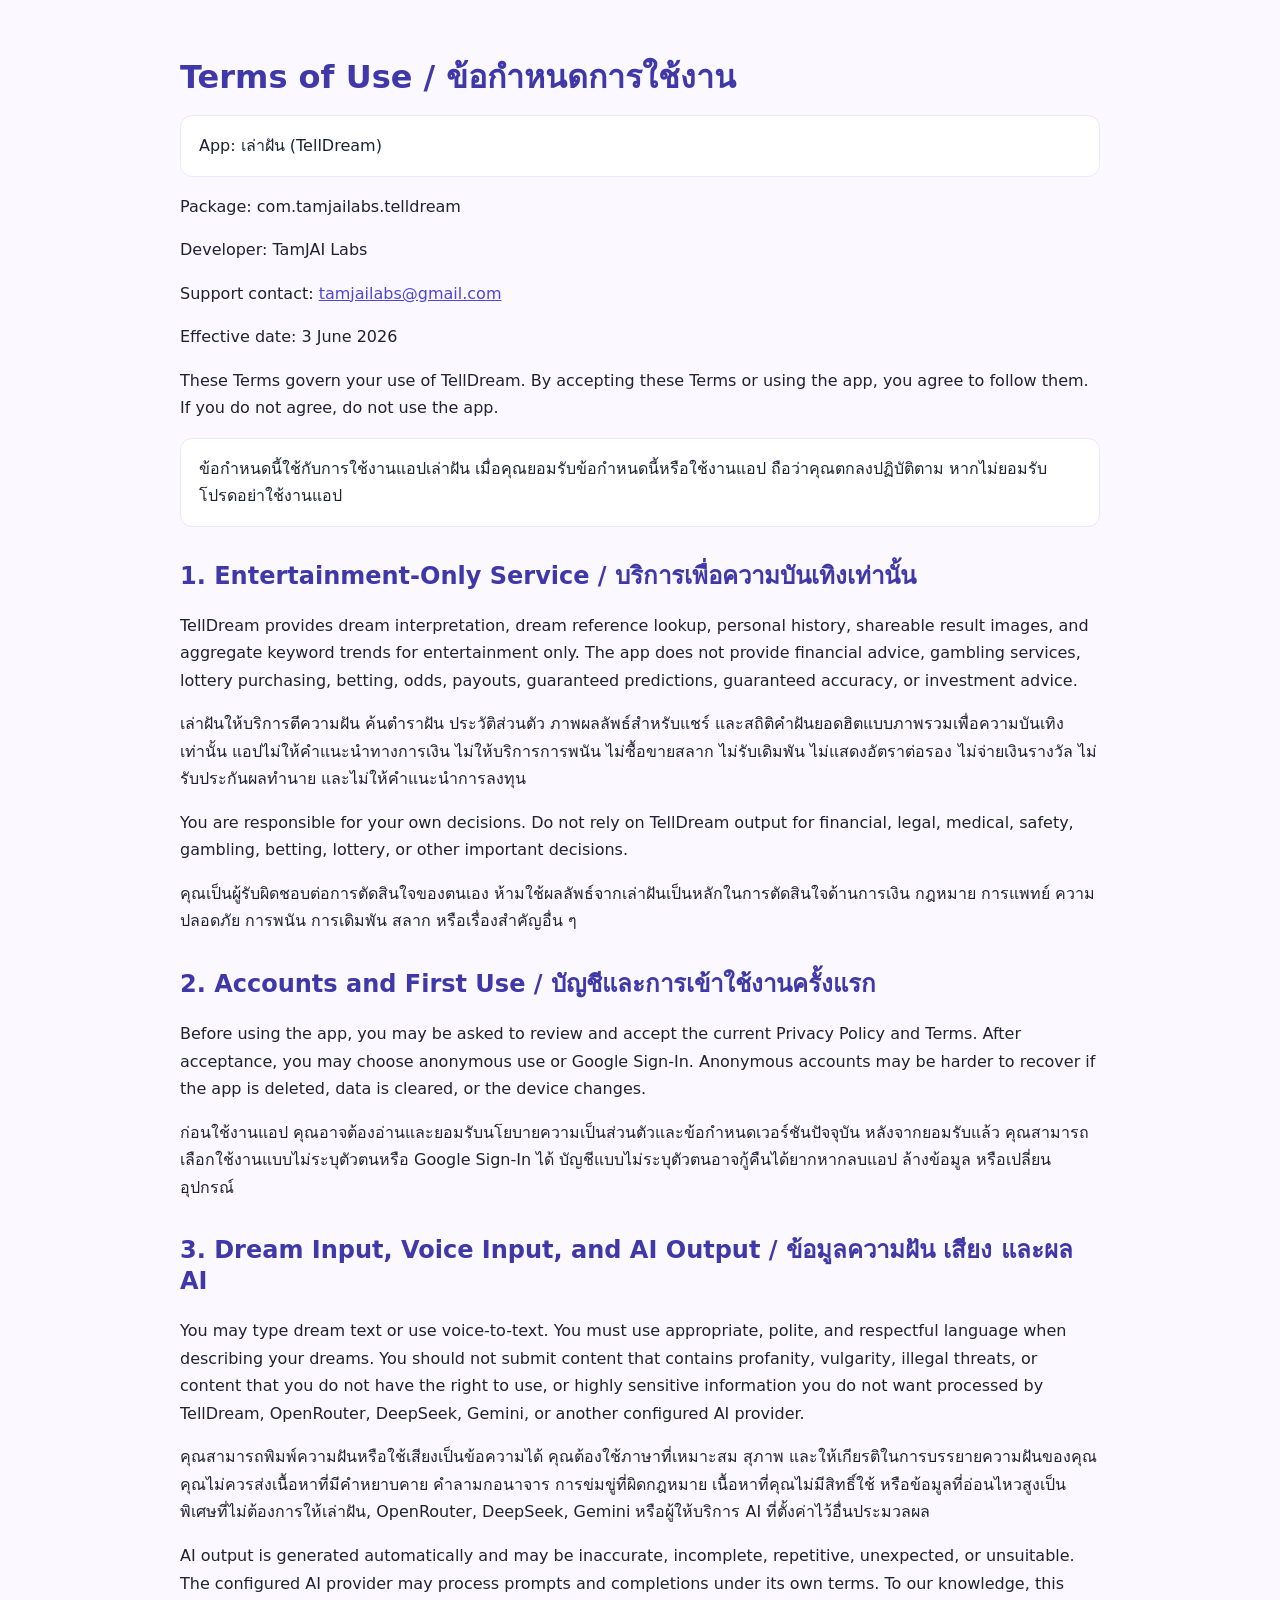
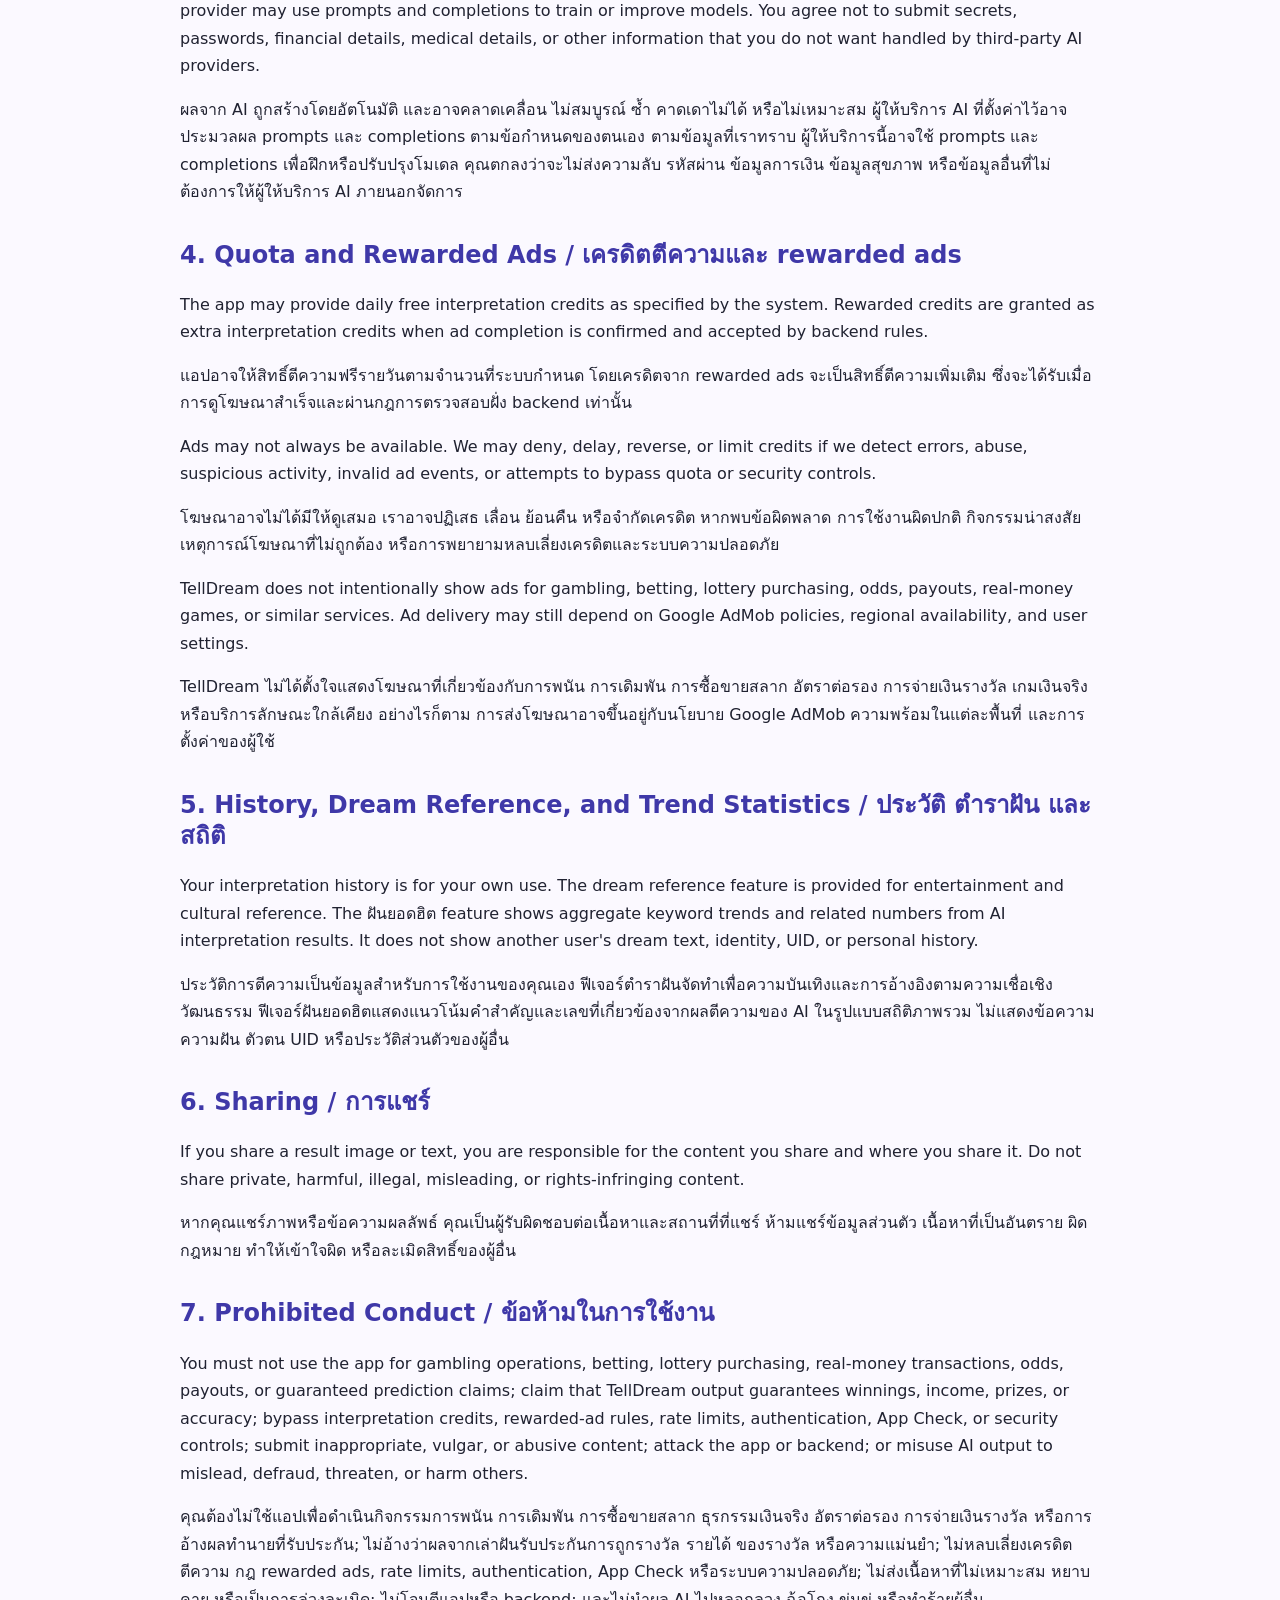
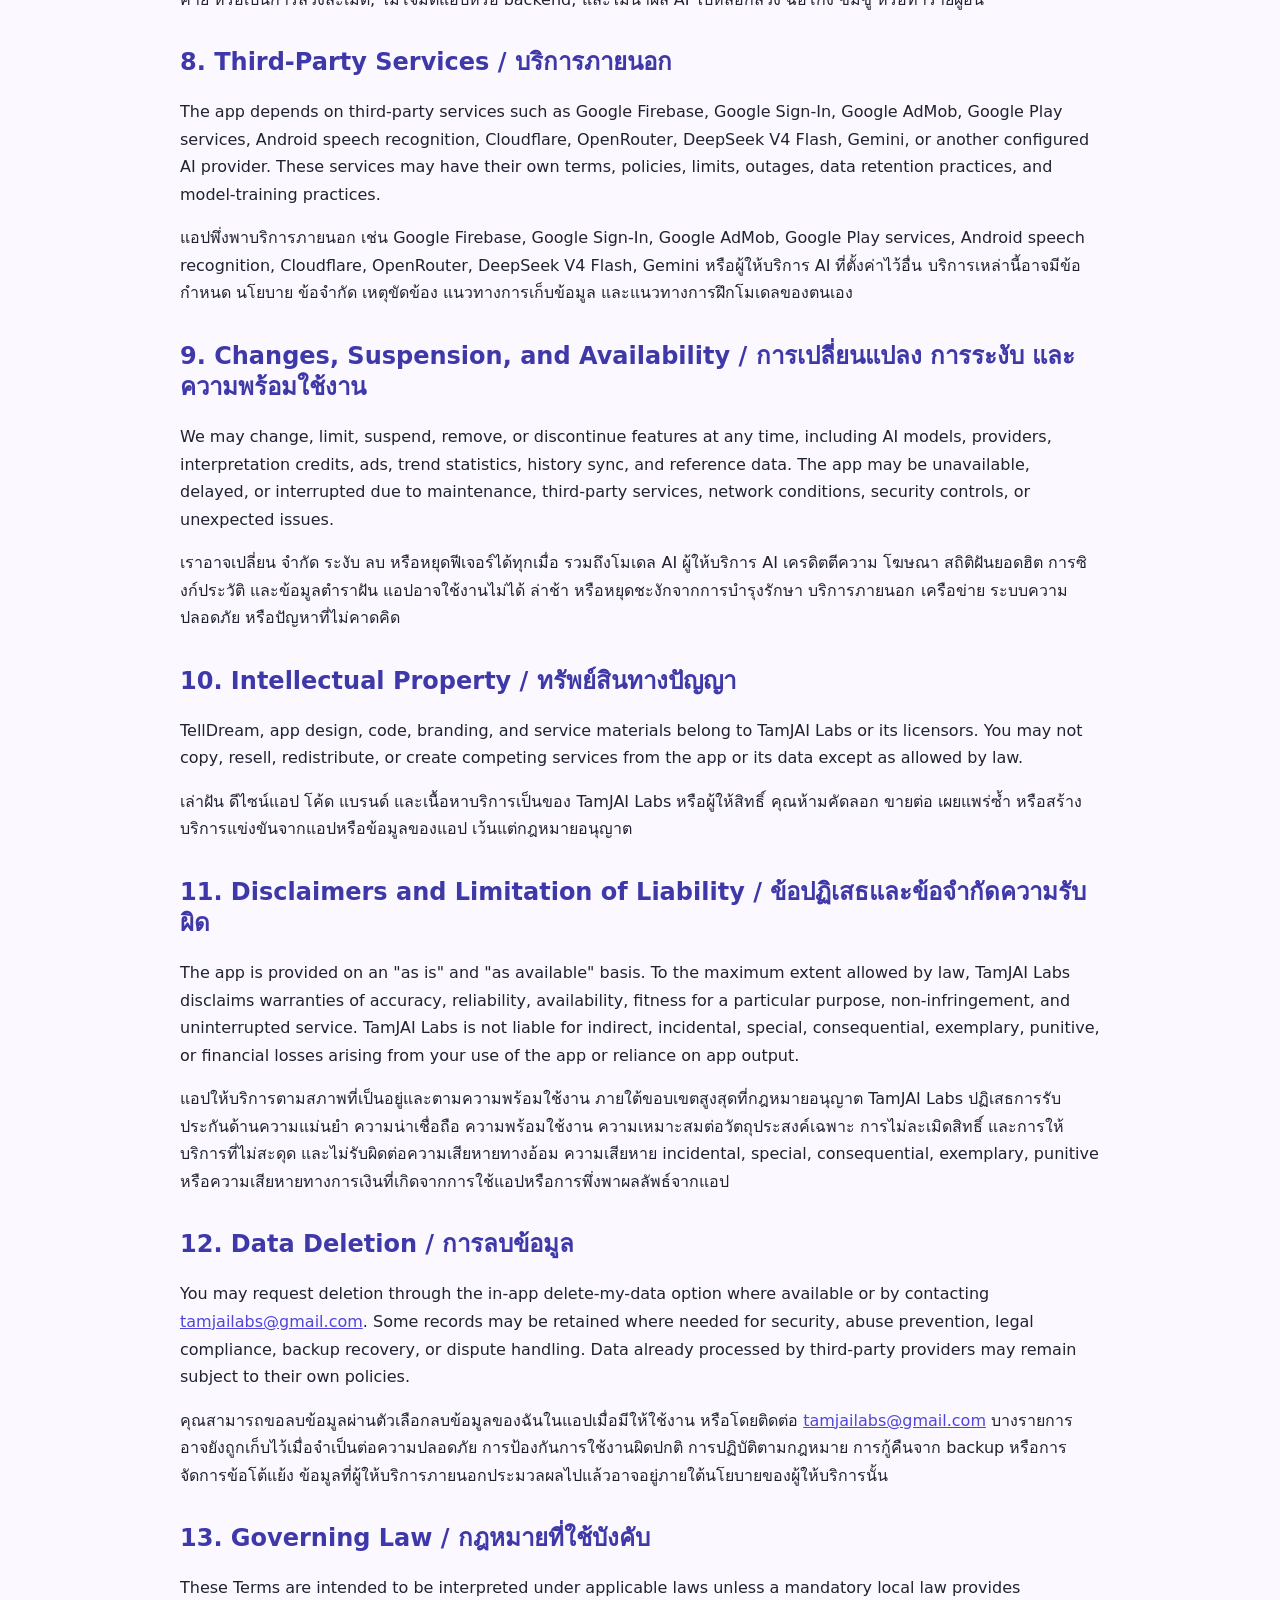
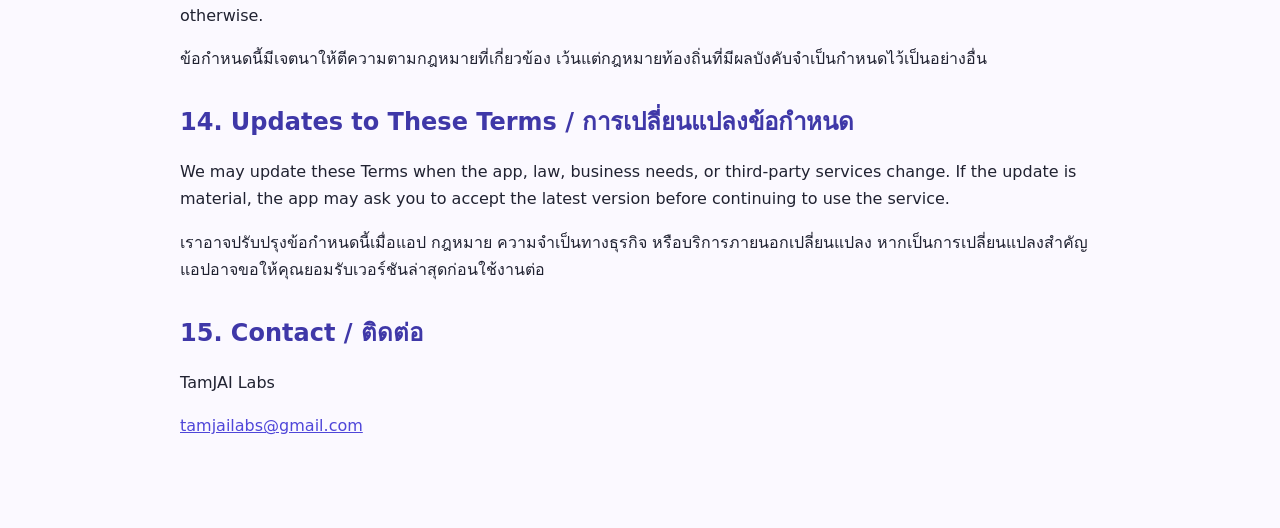
<file: terms-of-use.html>
<!doctype html>
<html lang="th">
<head>
  <meta charset="utf-8">
  <meta name="viewport" content="width=device-width, initial-scale=1">
  <title>Terms of Use / ข้อกำหนดการใช้งาน - เล่าฝัน (TellDream)</title>
  <style>
    body { font-family: system-ui, -apple-system, BlinkMacSystemFont, "Segoe UI", sans-serif; line-height: 1.72; color: #202231; background: #fbf9ff; margin: 0; }
    main { max-width: 920px; margin: 0 auto; padding: 36px 20px 72px; }
    h1, h2 { color: #3f38a8; line-height: 1.3; }
    h1 { margin-bottom: 8px; }
    h2 { margin-top: 34px; }
    a { color: #4f46d9; }
    p, li { font-size: 16px; }
    main > p:nth-of-type(1), main > p:nth-of-type(7) { background: #fff; border: 1px solid #ebe7ff; border-radius: 12px; padding: 16px 18px; }
    li { margin: 7px 0; }
  </style>
</head>
<body>
<main>
<h1>Terms of Use / ข้อกำหนดการใช้งาน</h1>
<p>App: เล่าฝัน (TellDream)</p>
<p>Package: com.tamjailabs.telldream</p>
<p>Developer: TamJAI Labs</p>
<p>Support contact: <a href="mailto:tamjailabs@gmail.com">tamjailabs@gmail.com</a></p>
<p>Effective date: 3 June 2026</p>
<p>These Terms govern your use of TellDream. By accepting these Terms or using the app, you agree to follow them. If you do not agree, do not use the app.</p>
<p>ข้อกำหนดนี้ใช้กับการใช้งานแอปเล่าฝัน เมื่อคุณยอมรับข้อกำหนดนี้หรือใช้งานแอป ถือว่าคุณตกลงปฏิบัติตาม หากไม่ยอมรับ โปรดอย่าใช้งานแอป</p>
<h2>1. Entertainment-Only Service / บริการเพื่อความบันเทิงเท่านั้น</h2>
<p>TellDream provides dream interpretation, dream reference lookup, personal history, shareable result images, and aggregate keyword trends for entertainment only. The app does not provide financial advice, gambling services, lottery purchasing, betting, odds, payouts, guaranteed predictions, guaranteed accuracy, or investment advice.</p>
<p>เล่าฝันให้บริการตีความฝัน ค้นตำราฝัน ประวัติส่วนตัว ภาพผลลัพธ์สำหรับแชร์ และสถิติคำฝันยอดฮิตแบบภาพรวมเพื่อความบันเทิงเท่านั้น แอปไม่ให้คำแนะนำทางการเงิน ไม่ให้บริการการพนัน ไม่ซื้อขายสลาก ไม่รับเดิมพัน ไม่แสดงอัตราต่อรอง ไม่จ่ายเงินรางวัล ไม่รับประกันผลทำนาย และไม่ให้คำแนะนำการลงทุน</p>
<p>You are responsible for your own decisions. Do not rely on TellDream output for financial, legal, medical, safety, gambling, betting, lottery, or other important decisions.</p>
<p>คุณเป็นผู้รับผิดชอบต่อการตัดสินใจของตนเอง ห้ามใช้ผลลัพธ์จากเล่าฝันเป็นหลักในการตัดสินใจด้านการเงิน กฎหมาย การแพทย์ ความปลอดภัย การพนัน การเดิมพัน สลาก หรือเรื่องสำคัญอื่น ๆ</p>
<h2>2. Accounts and First Use / บัญชีและการเข้าใช้งานครั้งแรก</h2>
<p>Before using the app, you may be asked to review and accept the current Privacy Policy and Terms. After acceptance, you may choose anonymous use or Google Sign-In. Anonymous accounts may be harder to recover if the app is deleted, data is cleared, or the device changes.</p>
<p>ก่อนใช้งานแอป คุณอาจต้องอ่านและยอมรับนโยบายความเป็นส่วนตัวและข้อกำหนดเวอร์ชันปัจจุบัน หลังจากยอมรับแล้ว คุณสามารถเลือกใช้งานแบบไม่ระบุตัวตนหรือ Google Sign-In ได้ บัญชีแบบไม่ระบุตัวตนอาจกู้คืนได้ยากหากลบแอป ล้างข้อมูล หรือเปลี่ยนอุปกรณ์</p>
<h2>3. Dream Input, Voice Input, and AI Output / ข้อมูลความฝัน เสียง และผล AI</h2>
<p>You may type dream text or use voice-to-text. You must use appropriate, polite, and respectful language when describing your dreams. You should not submit content that contains profanity, vulgarity, illegal threats, or content that you do not have the right to use, or highly sensitive information you do not want processed by TellDream, OpenRouter, DeepSeek, Gemini, or another configured AI provider.</p>
<p>คุณสามารถพิมพ์ความฝันหรือใช้เสียงเป็นข้อความได้ คุณต้องใช้ภาษาที่เหมาะสม สุภาพ และให้เกียรติในการบรรยายความฝันของคุณ คุณไม่ควรส่งเนื้อหาที่มีคำหยาบคาย คำลามกอนาจาร การข่มขู่ที่ผิดกฎหมาย เนื้อหาที่คุณไม่มีสิทธิ์ใช้ หรือข้อมูลที่อ่อนไหวสูงเป็นพิเศษที่ไม่ต้องการให้เล่าฝัน, OpenRouter, DeepSeek, Gemini หรือผู้ให้บริการ AI ที่ตั้งค่าไว้อื่นประมวลผล</p>
<p>AI output is generated automatically and may be inaccurate, incomplete, repetitive, unexpected, or unsuitable. The configured AI provider may process prompts and completions under its own terms. To our knowledge, this provider may use prompts and completions to train or improve models. You agree not to submit secrets, passwords, financial details, medical details, or other information that you do not want handled by third-party AI providers.</p>
<p>ผลจาก AI ถูกสร้างโดยอัตโนมัติ และอาจคลาดเคลื่อน ไม่สมบูรณ์ ซ้ำ คาดเดาไม่ได้ หรือไม่เหมาะสม ผู้ให้บริการ AI ที่ตั้งค่าไว้อาจประมวลผล prompts และ completions ตามข้อกำหนดของตนเอง ตามข้อมูลที่เราทราบ ผู้ให้บริการนี้อาจใช้ prompts และ completions เพื่อฝึกหรือปรับปรุงโมเดล คุณตกลงว่าจะไม่ส่งความลับ รหัสผ่าน ข้อมูลการเงิน ข้อมูลสุขภาพ หรือข้อมูลอื่นที่ไม่ต้องการให้ผู้ให้บริการ AI ภายนอกจัดการ</p>
<h2>4. Quota and Rewarded Ads / เครดิตตีความและ rewarded ads</h2>
<p>The app may provide daily free interpretation credits as specified by the system. Rewarded credits are granted as extra interpretation credits when ad completion is confirmed and accepted by backend rules.</p>
<p>แอปอาจให้สิทธิ์ตีความฟรีรายวันตามจำนวนที่ระบบกำหนด โดยเครดิตจาก rewarded ads จะเป็นสิทธิ์ตีความเพิ่มเติม ซึ่งจะได้รับเมื่อการดูโฆษณาสำเร็จและผ่านกฎการตรวจสอบฝั่ง backend เท่านั้น</p>
<p>Ads may not always be available. We may deny, delay, reverse, or limit credits if we detect errors, abuse, suspicious activity, invalid ad events, or attempts to bypass quota or security controls.</p>
<p>โฆษณาอาจไม่ได้มีให้ดูเสมอ เราอาจปฏิเสธ เลื่อน ย้อนคืน หรือจำกัดเครดิต หากพบข้อผิดพลาด การใช้งานผิดปกติ กิจกรรมน่าสงสัย เหตุการณ์โฆษณาที่ไม่ถูกต้อง หรือการพยายามหลบเลี่ยงเครดิตและระบบความปลอดภัย</p>
<p>TellDream does not intentionally show ads for gambling, betting, lottery purchasing, odds, payouts, real-money games, or similar services. Ad delivery may still depend on Google AdMob policies, regional availability, and user settings.</p>
<p>TellDream ไม่ได้ตั้งใจแสดงโฆษณาที่เกี่ยวข้องกับการพนัน การเดิมพัน การซื้อขายสลาก อัตราต่อรอง การจ่ายเงินรางวัล เกมเงินจริง หรือบริการลักษณะใกล้เคียง อย่างไรก็ตาม การส่งโฆษณาอาจขึ้นอยู่กับนโยบาย Google AdMob ความพร้อมในแต่ละพื้นที่ และการตั้งค่าของผู้ใช้</p>
<h2>5. History, Dream Reference, and Trend Statistics / ประวัติ ตำราฝัน และสถิติ</h2>
<p>Your interpretation history is for your own use. The dream reference feature is provided for entertainment and cultural reference. The ฝันยอดฮิต feature shows aggregate keyword trends and related numbers from AI interpretation results. It does not show another user's dream text, identity, UID, or personal history.</p>
<p>ประวัติการตีความเป็นข้อมูลสำหรับการใช้งานของคุณเอง ฟีเจอร์ตำราฝันจัดทำเพื่อความบันเทิงและการอ้างอิงตามความเชื่อเชิงวัฒนธรรม ฟีเจอร์ฝันยอดฮิตแสดงแนวโน้มคำสำคัญและเลขที่เกี่ยวข้องจากผลตีความของ AI ในรูปแบบสถิติภาพรวม ไม่แสดงข้อความความฝัน ตัวตน UID หรือประวัติส่วนตัวของผู้อื่น</p>
<h2>6. Sharing / การแชร์</h2>
<p>If you share a result image or text, you are responsible for the content you share and where you share it. Do not share private, harmful, illegal, misleading, or rights-infringing content.</p>
<p>หากคุณแชร์ภาพหรือข้อความผลลัพธ์ คุณเป็นผู้รับผิดชอบต่อเนื้อหาและสถานที่ที่แชร์ ห้ามแชร์ข้อมูลส่วนตัว เนื้อหาที่เป็นอันตราย ผิดกฎหมาย ทำให้เข้าใจผิด หรือละเมิดสิทธิ์ของผู้อื่น</p>
<h2>7. Prohibited Conduct / ข้อห้ามในการใช้งาน</h2>
<p>You must not use the app for gambling operations, betting, lottery purchasing, real-money transactions, odds, payouts, or guaranteed prediction claims; claim that TellDream output guarantees winnings, income, prizes, or accuracy; bypass interpretation credits, rewarded-ad rules, rate limits, authentication, App Check, or security controls; submit inappropriate, vulgar, or abusive content; attack the app or backend; or misuse AI output to mislead, defraud, threaten, or harm others.</p>
<p>คุณต้องไม่ใช้แอปเพื่อดำเนินกิจกรรมการพนัน การเดิมพัน การซื้อขายสลาก ธุรกรรมเงินจริง อัตราต่อรอง การจ่ายเงินรางวัล หรือการอ้างผลทำนายที่รับประกัน; ไม่อ้างว่าผลจากเล่าฝันรับประกันการถูกรางวัล รายได้ ของรางวัล หรือความแม่นยำ; ไม่หลบเลี่ยงเครดิตตีความ กฎ rewarded ads, rate limits, authentication, App Check หรือระบบความปลอดภัย; ไม่ส่งเนื้อหาที่ไม่เหมาะสม หยาบคาย หรือเป็นการล่วงละเมิด; ไม่โจมตีแอปหรือ backend; และไม่นำผล AI ไปหลอกลวง ฉ้อโกง ข่มขู่ หรือทำร้ายผู้อื่น</p>
<h2>8. Third-Party Services / บริการภายนอก</h2>
<p>The app depends on third-party services such as Google Firebase, Google Sign-In, Google AdMob, Google Play services, Android speech recognition, Cloudflare, OpenRouter, DeepSeek V4 Flash, Gemini, or another configured AI provider. These services may have their own terms, policies, limits, outages, data retention practices, and model-training practices.</p>
<p>แอปพึ่งพาบริการภายนอก เช่น Google Firebase, Google Sign-In, Google AdMob, Google Play services, Android speech recognition, Cloudflare, OpenRouter, DeepSeek V4 Flash, Gemini หรือผู้ให้บริการ AI ที่ตั้งค่าไว้อื่น บริการเหล่านี้อาจมีข้อกำหนด นโยบาย ข้อจำกัด เหตุขัดข้อง แนวทางการเก็บข้อมูล และแนวทางการฝึกโมเดลของตนเอง</p>
<h2>9. Changes, Suspension, and Availability / การเปลี่ยนแปลง การระงับ และความพร้อมใช้งาน</h2>
<p>We may change, limit, suspend, remove, or discontinue features at any time, including AI models, providers, interpretation credits, ads, trend statistics, history sync, and reference data. The app may be unavailable, delayed, or interrupted due to maintenance, third-party services, network conditions, security controls, or unexpected issues.</p>
<p>เราอาจเปลี่ยน จำกัด ระงับ ลบ หรือหยุดฟีเจอร์ได้ทุกเมื่อ รวมถึงโมเดล AI ผู้ให้บริการ AI เครดิตตีความ โฆษณา สถิติฝันยอดฮิต การซิงก์ประวัติ และข้อมูลตำราฝัน แอปอาจใช้งานไม่ได้ ล่าช้า หรือหยุดชะงักจากการบำรุงรักษา บริการภายนอก เครือข่าย ระบบความปลอดภัย หรือปัญหาที่ไม่คาดคิด</p>
<h2>10. Intellectual Property / ทรัพย์สินทางปัญญา</h2>
<p>TellDream, app design, code, branding, and service materials belong to TamJAI Labs or its licensors. You may not copy, resell, redistribute, or create competing services from the app or its data except as allowed by law.</p>
<p>เล่าฝัน ดีไซน์แอป โค้ด แบรนด์ และเนื้อหาบริการเป็นของ TamJAI Labs หรือผู้ให้สิทธิ์ คุณห้ามคัดลอก ขายต่อ เผยแพร่ซ้ำ หรือสร้างบริการแข่งขันจากแอปหรือข้อมูลของแอป เว้นแต่กฎหมายอนุญาต</p>
<h2>11. Disclaimers and Limitation of Liability / ข้อปฏิเสธและข้อจำกัดความรับผิด</h2>
<p>The app is provided on an &quot;as is&quot; and &quot;as available&quot; basis. To the maximum extent allowed by law, TamJAI Labs disclaims warranties of accuracy, reliability, availability, fitness for a particular purpose, non-infringement, and uninterrupted service. TamJAI Labs is not liable for indirect, incidental, special, consequential, exemplary, punitive, or financial losses arising from your use of the app or reliance on app output.</p>
<p>แอปให้บริการตามสภาพที่เป็นอยู่และตามความพร้อมใช้งาน ภายใต้ขอบเขตสูงสุดที่กฎหมายอนุญาต TamJAI Labs ปฏิเสธการรับประกันด้านความแม่นยำ ความน่าเชื่อถือ ความพร้อมใช้งาน ความเหมาะสมต่อวัตถุประสงค์เฉพาะ การไม่ละเมิดสิทธิ์ และการให้บริการที่ไม่สะดุด และไม่รับผิดต่อความเสียหายทางอ้อม ความเสียหาย incidental, special, consequential, exemplary, punitive หรือความเสียหายทางการเงินที่เกิดจากการใช้แอปหรือการพึ่งพาผลลัพธ์จากแอป</p>
<h2>12. Data Deletion / การลบข้อมูล</h2>
<p>You may request deletion through the in-app delete-my-data option where available or by contacting <a href="mailto:tamjailabs@gmail.com">tamjailabs@gmail.com</a>. Some records may be retained where needed for security, abuse prevention, legal compliance, backup recovery, or dispute handling. Data already processed by third-party providers may remain subject to their own policies.</p>
<p>คุณสามารถขอลบข้อมูลผ่านตัวเลือกลบข้อมูลของฉันในแอปเมื่อมีให้ใช้งาน หรือโดยติดต่อ <a href="mailto:tamjailabs@gmail.com">tamjailabs@gmail.com</a> บางรายการอาจยังถูกเก็บไว้เมื่อจำเป็นต่อความปลอดภัย การป้องกันการใช้งานผิดปกติ การปฏิบัติตามกฎหมาย การกู้คืนจาก backup หรือการจัดการข้อโต้แย้ง ข้อมูลที่ผู้ให้บริการภายนอกประมวลผลไปแล้วอาจอยู่ภายใต้นโยบายของผู้ให้บริการนั้น</p>
<h2>13. Governing Law / กฎหมายที่ใช้บังคับ</h2>
<p>These Terms are intended to be interpreted under applicable laws unless a mandatory local law provides otherwise.</p>
<p>ข้อกำหนดนี้มีเจตนาให้ตีความตามกฎหมายที่เกี่ยวข้อง เว้นแต่กฎหมายท้องถิ่นที่มีผลบังคับจำเป็นกำหนดไว้เป็นอย่างอื่น</p>
<h2>14. Updates to These Terms / การเปลี่ยนแปลงข้อกำหนด</h2>
<p>We may update these Terms when the app, law, business needs, or third-party services change. If the update is material, the app may ask you to accept the latest version before continuing to use the service.</p>
<p>เราอาจปรับปรุงข้อกำหนดนี้เมื่อแอป กฎหมาย ความจำเป็นทางธุรกิจ หรือบริการภายนอกเปลี่ยนแปลง หากเป็นการเปลี่ยนแปลงสำคัญ แอปอาจขอให้คุณยอมรับเวอร์ชันล่าสุดก่อนใช้งานต่อ</p>
<h2>15. Contact / ติดต่อ</h2>
<p>TamJAI Labs</p>
<p><a href="mailto:tamjailabs@gmail.com">tamjailabs@gmail.com</a></p>
</main>
</body>
</html>
</file>
<file: css/style.css>
/* --------------------------------------------------
   Custom Design System & Variables (Vanilla CSS)
   -------------------------------------------------- */
:root {
  --bg-darker: #080511;
  --bg-dark: #0e0a24;
  --primary: #8b5cf6;
  --primary-glow: rgba(139, 92, 246, 0.45);
  --secondary: #ec4899;
  --secondary-glow: rgba(236, 72, 153, 0.35);
  --cyan: #06b6d4;
  --text-main: #f3f4f6;
  --text-muted: #9ca3af;
  --card-bg: rgba(255, 255, 255, 0.03);
  --card-border: rgba(255, 255, 255, 0.08);
  --font-header: 'Outfit', sans-serif;
  --font-body: 'Plus Jakarta Sans', sans-serif;
}

* {
  box-sizing: border-box;
  margin: 0;
  padding: 0;
}

html {
  scroll-behavior: smooth;
}

body {
  background-color: var(--bg-darker);
  background-image: 
    radial-gradient(circle at 10% 20%, rgba(139, 92, 246, 0.15) 0%, transparent 45%),
    radial-gradient(circle at 90% 80%, rgba(236, 72, 153, 0.1) 0%, transparent 50%);
  color: var(--text-main);
  font-family: var(--font-body);
  line-height: 1.6;
  overflow-x: hidden;
  -webkit-font-smoothing: antialiased;
}

/* --------------------------------------------------
   Reusable Elements & Typography
   -------------------------------------------------- */
h1, h2, h3, h4 {
  font-family: var(--font-header);
  font-weight: 700;
  letter-spacing: -0.02em;
}

a {
  color: inherit;
  text-decoration: none;
  transition: all 0.3s cubic-bezier(0.4, 0, 0.2, 1);
}

.badge {
  display: inline-block;
  padding: 6px 14px;
  border-radius: 9999px;
  font-size: 0.75rem;
  font-weight: 600;
  letter-spacing: 0.05em;
  text-transform: uppercase;
  background: rgba(139, 92, 246, 0.15);
  border: 1px solid rgba(139, 92, 246, 0.3);
  color: #c084fc;
  margin-bottom: 1rem;
}

.btn {
  display: inline-flex;
  align-items: center;
  justify-content: center;
  padding: 12px 28px;
  border-radius: 30px;
  font-family: var(--font-header);
  font-weight: 600;
  font-size: 0.95rem;
  cursor: pointer;
  position: relative;
  overflow: hidden;
}

.btn-primary {
  background: linear-gradient(135deg, var(--primary), var(--secondary));
  color: #fff;
  box-shadow: 0 4px 20px var(--primary-glow);
}

.btn-primary:hover {
  transform: translateY(-2px);
  box-shadow: 0 8px 30px var(--primary-glow), 0 4px 20px var(--secondary-glow);
}

.btn-secondary {
  background: rgba(255, 255, 255, 0.05);
  border: 1px solid var(--card-border);
  color: var(--text-main);
}

.btn-secondary:hover {
  background: rgba(255, 255, 255, 0.1);
  transform: translateY(-2px);
}

.glow-dot {
  display: inline-block;
  width: 8px;
  height: 8px;
  background: #10b981;
  border-radius: 50%;
  box-shadow: 0 0 10px #10b981;
  margin-right: 8px;
}

/* --------------------------------------------------
   Navigation Header
   -------------------------------------------------- */
header {
  position: fixed;
  top: 0;
  left: 0;
  width: 100%;
  z-index: 1000;
  backdrop-filter: blur(12px);
  -webkit-backdrop-filter: blur(12px);
  background: rgba(8, 5, 17, 0.7);
  border-bottom: 1px solid var(--card-border);
  transition: all 0.3s ease;
}

.nav-container {
  max-width: 1200px;
  margin: 0 auto;
  padding: 18px 24px;
  display: flex;
  justify-content: space-between;
  align-items: center;
}

.logo-link {
  display: flex;
  align-items: center;
  gap: 10px;
  font-size: 1.4rem;
  font-weight: 800;
  color: #fff;
  font-family: var(--font-header);
}

.logo-icon {
  width: 32px;
  height: 32px;
  background: linear-gradient(135deg, var(--primary), var(--secondary));
  border-radius: 8px;
  display: flex;
  align-items: center;
  justify-content: center;
  font-weight: 800;
  font-size: 1.1rem;
}

.nav-links {
  display: flex;
  gap: 32px;
  align-items: center;
}

.nav-links a:hover {
  color: var(--primary);
}

/* --------------------------------------------------
   Hero Section
   -------------------------------------------------- */
.hero {
  padding: 160px 24px 80px;
  max-width: 1200px;
  margin: 0 auto;
  text-align: center;
  position: relative;
}

.hero-title {
  font-size: 4rem;
  line-height: 1.1;
  background: linear-gradient(135deg, #fff 40%, #c084fc 80%, #f472b6);
  -webkit-background-clip: text;
  -webkit-text-fill-color: transparent;
  margin-bottom: 1.5rem;
}

.hero-desc {
  font-size: 1.25rem;
  color: var(--text-muted);
  max-width: 700px;
  margin: 0 auto 2.5rem;
}

.hero-ctas {
  display: flex;
  gap: 16px;
  justify-content: center;
}

/* --------------------------------------------------
   Apps & Showcase Section
   -------------------------------------------------- */
.section-title-wrap {
  max-width: 1200px;
  margin: 80px auto 40px;
  padding: 0 24px;
}

.section-title {
  font-size: 2.2rem;
  color: #fff;
  position: relative;
  display: inline-block;
}

.section-title::after {
  content: '';
  position: absolute;
  bottom: -8px;
  left: 0;
  width: 40px;
  height: 3px;
  background: linear-gradient(90deg, var(--primary), var(--secondary));
  border-radius: 2px;
}

.showcase-container {
  max-width: 1200px;
  margin: 0 auto 60px;
  padding: 0 24px;
}

/* Flagship Showcase Card */
.showcase-card {
  background: var(--card-bg);
  border: 1px solid var(--card-border);
  border-radius: 24px;
  padding: 48px;
  backdrop-filter: blur(8px);
  display: grid;
  grid-template-columns: 1.2fr 1fr;
  gap: 48px;
  align-items: center;
  position: relative;
  overflow: hidden;
}

.showcase-card::before {
  content: '';
  position: absolute;
  top: -20%;
  right: -10%;
  width: 400px;
  height: 400px;
  background: radial-gradient(circle, rgba(139, 92, 246, 0.12) 0%, transparent 70%);
  pointer-events: none;
}

.app-logo-wrap {
  display: flex;
  align-items: center;
  gap: 16px;
  margin-bottom: 1.5rem;
}

.app-logo {
  width: 64px;
  height: 64px;
  border-radius: 16px;
  border: 2px solid rgba(255, 255, 255, 0.1);
  object-fit: cover;
}

.app-title {
  font-size: 2.5rem;
  color: #fff;
}

.app-desc {
  color: var(--text-muted);
  font-size: 1.05rem;
  margin-bottom: 2rem;
  line-height: 1.7;
}

.feature-list {
  list-style: none;
  display: grid;
  grid-template-columns: 1fr 1fr;
  gap: 12px;
  margin-bottom: 2rem;
}

.feature-item {
  display: flex;
  align-items: center;
  gap: 10px;
  font-size: 0.95rem;
}

.feature-icon {
  color: #10b981;
  font-weight: bold;
}

/* Mockup Display Carousel */
.mockup-gallery {
  display: flex;
  flex-direction: column;
  gap: 20px;
  align-items: center;
}

.mockup-screen-container {
  width: 100%;
  max-width: 320px;
  border-radius: 36px;
  padding: 10px;
  background: #1e1b4b;
  box-shadow: 0 20px 40px rgba(0, 0, 0, 0.6), inset 0 0 10px rgba(255, 255, 255, 0.1);
  border: 4px solid #312e81;
  position: relative;
}

.mockup-screen-container::before {
  content: '';
  position: absolute;
  top: 18px;
  left: 50%;
  transform: translateX(-50%);
  width: 60px;
  height: 12px;
  background: #000;
  border-radius: 10px;
  z-index: 10;
}

.mockup-img {
  width: 100%;
  border-radius: 28px;
  display: block;
  transition: opacity 0.5s ease-in-out;
}

.gallery-dots {
  display: flex;
  gap: 8px;
}

.dot {
  width: 8px;
  height: 8px;
  background: rgba(255, 255, 255, 0.2);
  border-radius: 50%;
  cursor: pointer;
  transition: background 0.3s;
}

.dot.active {
  background: var(--primary);
  box-shadow: 0 0 8px var(--primary);
}

/* --------------------------------------------------
   Extensible Portfolio / Upcoming Grid
   -------------------------------------------------- */
.portfolio-grid {
  max-width: 1200px;
  margin: 0 auto 80px;
  padding: 0 24px;
  display: grid;
  grid-template-columns: repeat(auto-fill, minmax(340px, 1fr));
  gap: 24px;
}

.grid-card {
  background: var(--card-bg);
  border: 1px solid var(--card-border);
  border-radius: 20px;
  padding: 30px;
  backdrop-filter: blur(8px);
  transition: all 0.3s ease;
  display: flex;
  flex-direction: column;
  justify-content: space-between;
}

.grid-card:hover {
  transform: translateY(-4px);
  border-color: rgba(139, 92, 246, 0.3);
  box-shadow: 0 10px 30px rgba(139, 92, 246, 0.05);
}

.card-header-icon {
  font-size: 1.8rem;
  margin-bottom: 1.25rem;
}

.card-title {
  font-size: 1.4rem;
  color: #fff;
  margin-bottom: 0.75rem;
}

.card-desc {
  color: var(--text-muted);
  font-size: 0.95rem;
  margin-bottom: 1.5rem;
}

.card-footer-link {
  font-size: 0.9rem;
  color: var(--primary);
  font-weight: 600;
  display: flex;
  align-items: center;
  gap: 6px;
}

.card-locked {
  opacity: 0.55;
  position: relative;
}

.card-locked::after {
  content: '🔮 UPCOMING';
  position: absolute;
  top: 20px;
  right: 20px;
  font-size: 0.7rem;
  font-weight: 700;
  letter-spacing: 0.05em;
  padding: 4px 10px;
  border-radius: 4px;
  background: rgba(236, 72, 153, 0.1);
  border: 1px solid rgba(236, 72, 153, 0.25);
  color: #f472b6;
}

/* --------------------------------------------------
   Legal Documents & Compliance Section
   -------------------------------------------------- */
.legal-section {
  background: radial-gradient(circle at center, rgba(14, 10, 36, 0.8) 0%, var(--bg-darker) 100%);
  border-top: 1px solid var(--card-border);
  padding: 80px 24px;
}

.legal-container {
  max-width: 1200px;
  margin: 0 auto;
}

.legal-grid {
  display: grid;
  grid-template-columns: repeat(auto-fit, minmax(260px, 1fr));
  gap: 24px;
  margin-top: 40px;
}

.legal-card {
  background: rgba(255, 255, 255, 0.015);
  border: 1px solid var(--card-border);
  border-radius: 16px;
  padding: 24px;
  display: flex;
  flex-direction: column;
  justify-content: space-between;
  height: 100%;
}

.legal-card:hover {
  border-color: rgba(255, 255, 255, 0.15);
  background: rgba(255, 255, 255, 0.025);
}

.legal-card h3 {
  font-size: 1.15rem;
  color: #fff;
  margin-bottom: 0.5rem;
}

.legal-card p {
  font-size: 0.9rem;
  color: var(--text-muted);
  margin-bottom: 1.25rem;
}

.legal-card a {
  color: var(--primary);
  font-size: 0.9rem;
  font-weight: 600;
}

/* --------------------------------------------------
   Footer Section
   -------------------------------------------------- */
footer {
  border-top: 1px solid var(--card-border);
  padding: 40px 24px;
  background-color: #06040d;
  text-align: center;
  font-size: 0.9rem;
  color: var(--text-muted);
}

.footer-container {
  max-width: 1200px;
  margin: 0 auto;
  display: flex;
  justify-content: space-between;
  align-items: center;
  flex-wrap: wrap;
  gap: 20px;
}

/* Responsive adjustments */
@media (max-width: 900px) {
  .showcase-card {
    grid-template-columns: 1fr;
    gap: 36px;
    padding: 32px;
  }
  .hero-title {
    font-size: 2.8rem;
  }
  .footer-container {
    flex-direction: column;
  }
}
</file>
